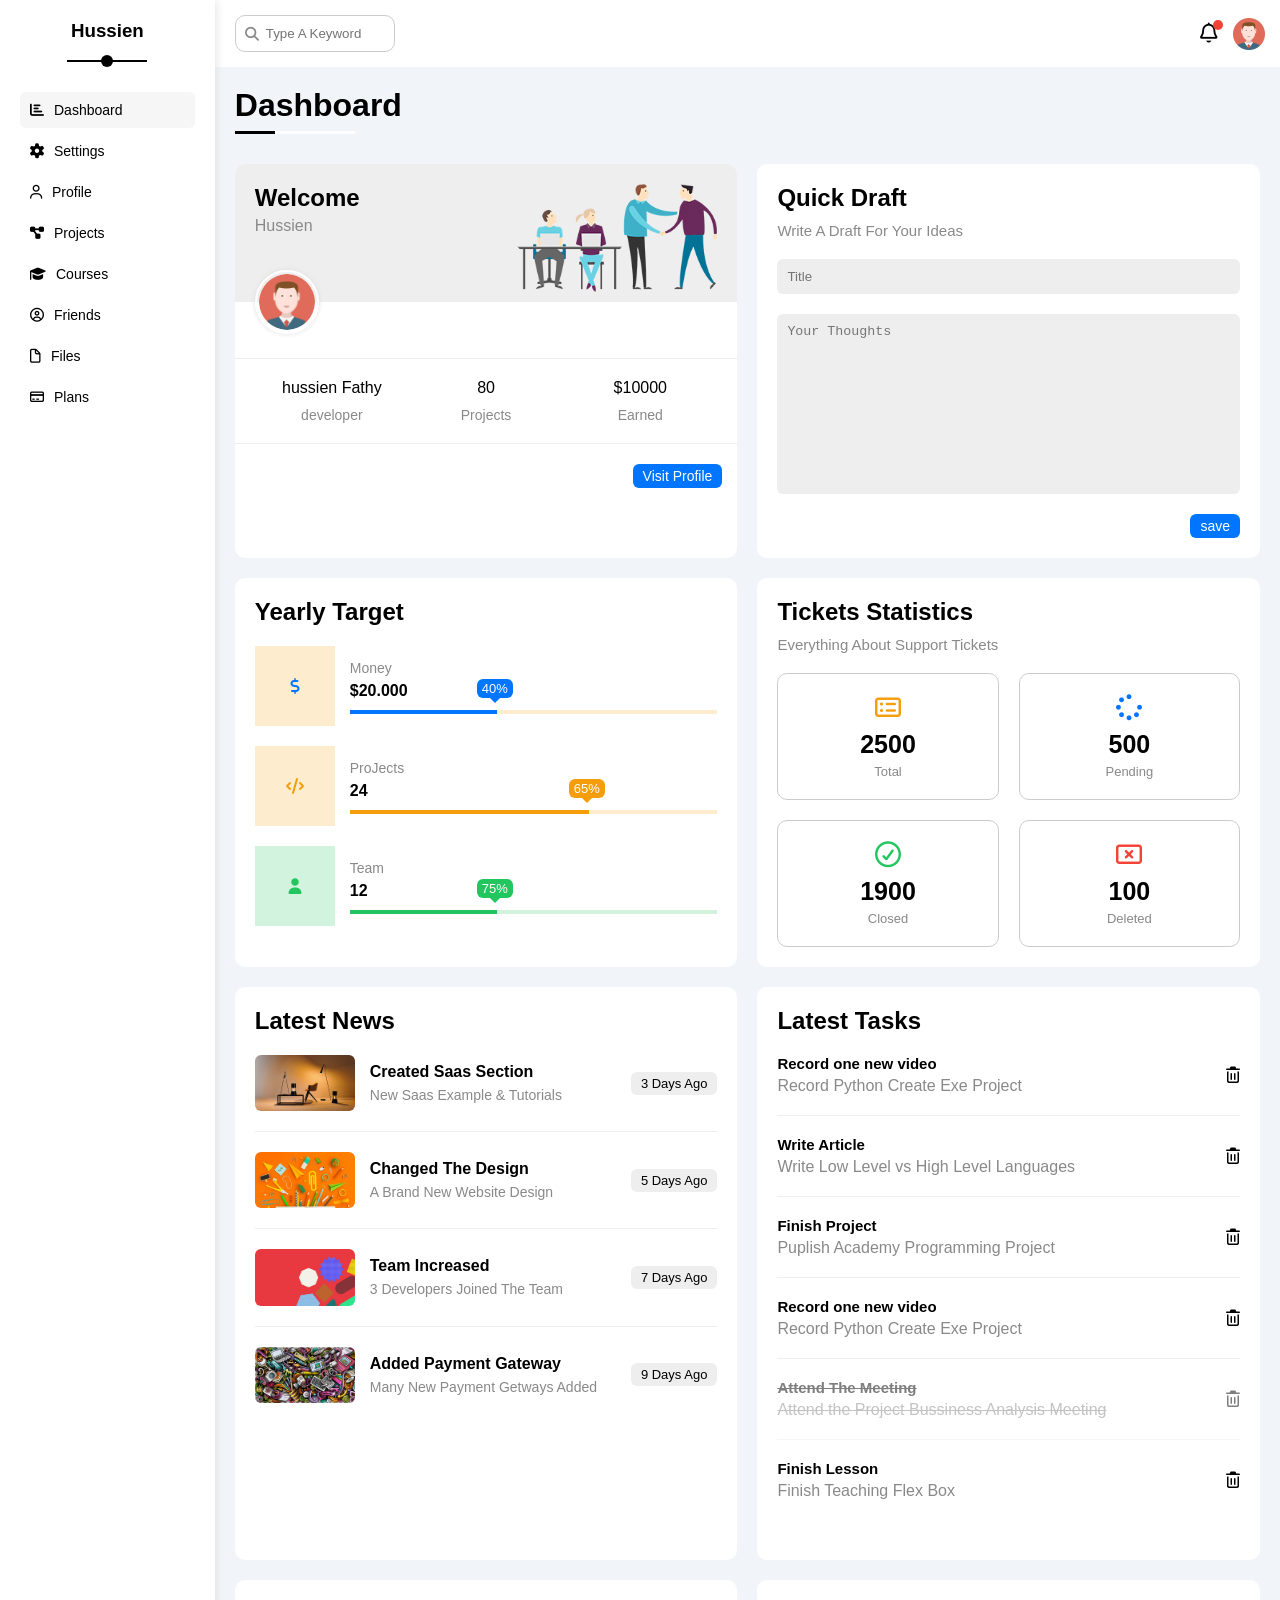
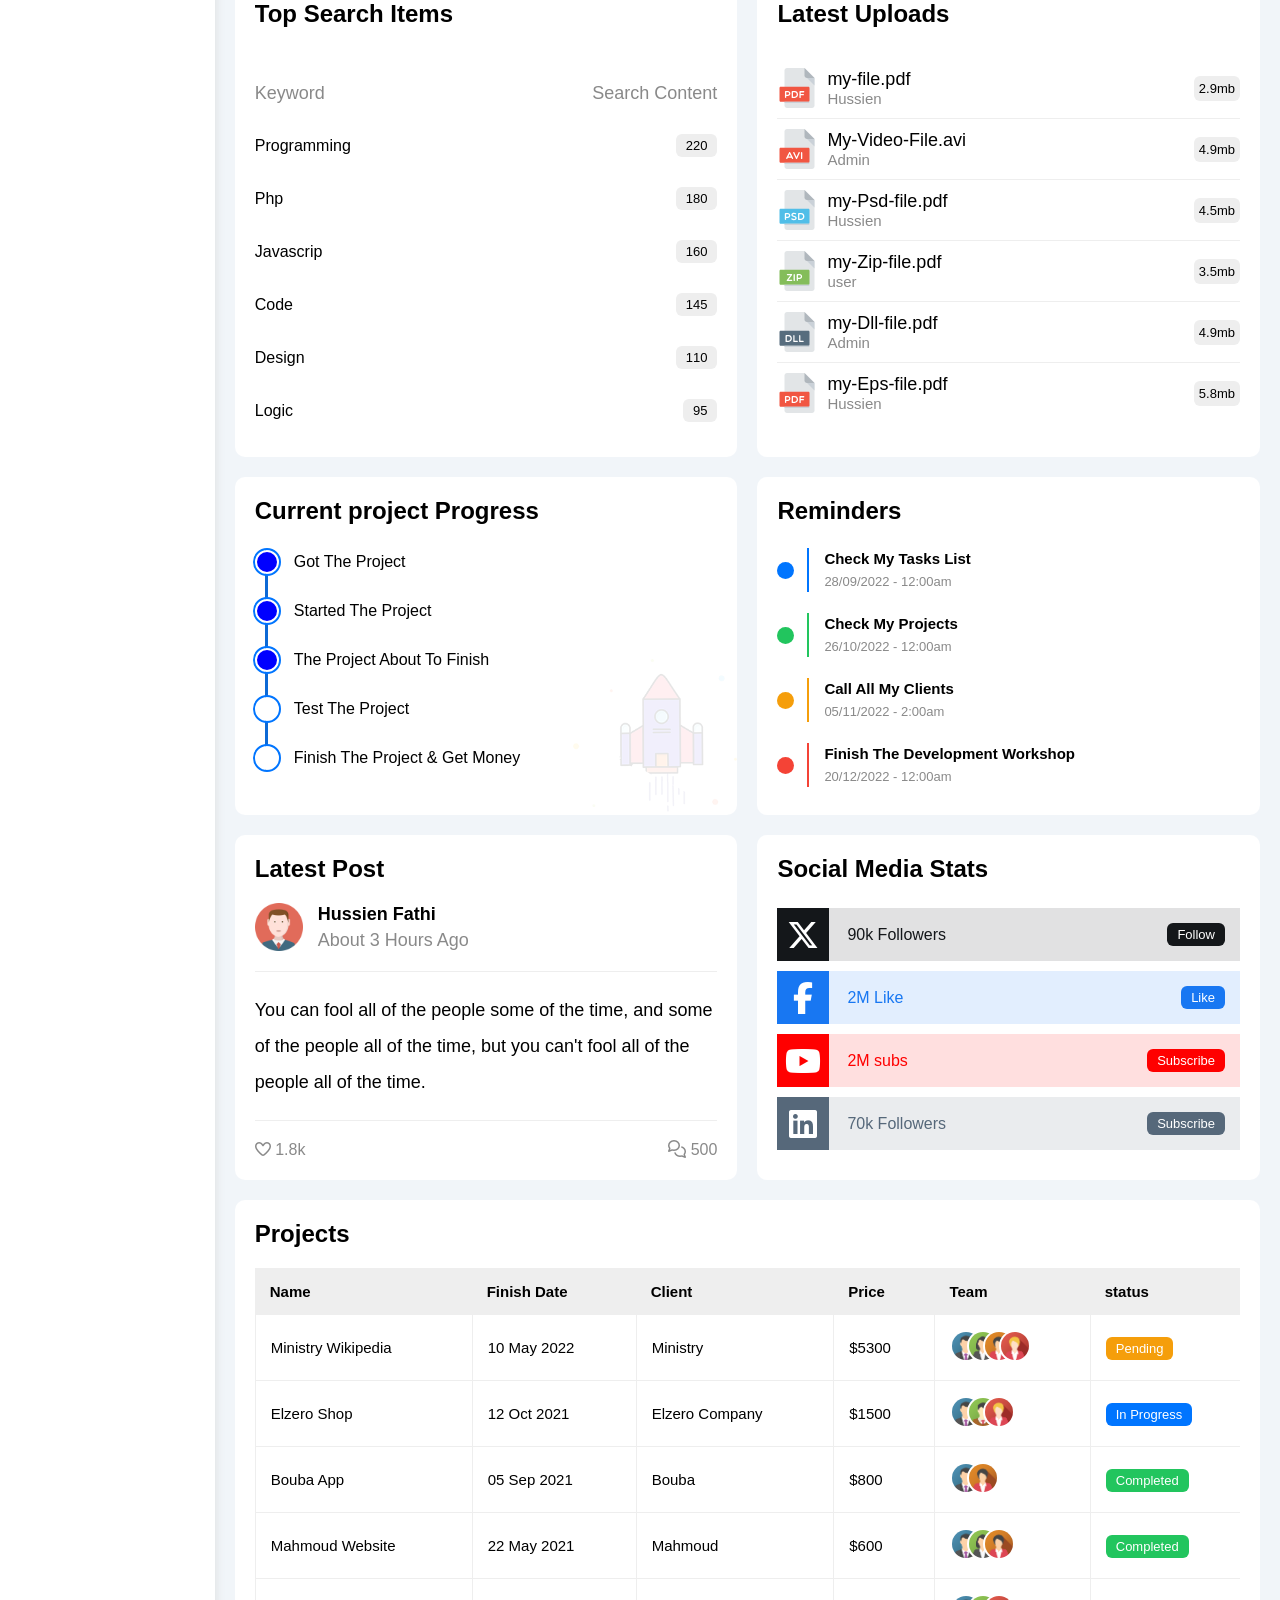
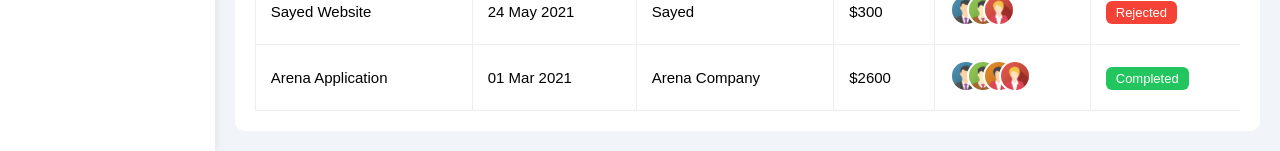
<file: index.html>
<!DOCTYPE html>
<html lang="en">

<head>
    <meta charset="UTF-8">
    <meta name="viewport" content="width=device-width, initial-scale=1.0">
    <!-- font aweasome library -->
    <link rel="stylesheet" href="css/all.min.css">
    <!-- my framework css file -->
    <link rel="stylesheet" href="css/framework.css">
    <!-- Main template css file -->
    <link rel="stylesheet" href="css/master.css">
    <!-- google Fonts -->
    <link rel="stylesheet" href="WorkSans-Italic-VariableFont_wght.ttf">
    <link rel="stylesheet" href="WorkSans-VariableFont_wght.ttf">
    <title>Dah Board</title>
</head>

<body>
    <div class="page d-flex">
        <div class="sidebar bg-white p-20 p-relative">
            <h3 class="p-relative txt-c mt-0">Hussien</h3>
            <ul>
                <li>
                    <a class="active d-flex align-center fs-14 c-black rad-6 p-10" href="index.html">
                        <i class="fa-solid fa-chart-bar fa-fw"></i>
                        <span>Dashboard</span>
                    </a>
                </li>
                <li>
                    <a class="d-flex align-center fs-14 c-black rad-6 p-10" href="settings.html">
                        <i class="fa-solid fa-gear fa-fw"></i>
                        <span>Settings</span>
                    </a>
                </li>
                <li>
                    <a class="d-flex align-center fs-14 c-black rad-6 p-10" href="profile.html">
                        <i class="fa-regular fa-user fa-fw"></i>
                        <span>Profile</span>
                    </a>
                </li>
                <li>
                    <a class="d-flex align-center fs-14 c-black rad-6 p-10" href="projects.html">
                        <i class="fa-solid fa-diagram-project fa-fw"></i>
                        <span>Projects</span>
                    </a>
                </li>
                <li>
                    <a class="d-flex align-center fs-14 c-black rad-6 p-10" href="courses.html">
                        <i class="fa-solid fa-graduation-cap fa-fw"></i>
                        <span>Courses</span>
                    </a>
                </li>
                <li>
                    <a class="d-flex align-center fs-14 c-black rad-6 p-10" href="friends.html">
                        <i class="fa-regular fa-circle-user fa-fw"></i>
                        <span>Friends</span>
                    </a>
                </li>
                <li>
                    <a class="d-flex align-center fs-14 c-black rad-6 p-10" href="files.html">
                        <i class="fa-regular fa-file fa-fw"></i>
                        <span>Files</span>
                    </a>
                </li>
                <li>
                    <a class="d-flex align-center fs-14 c-black rad-6 p-10" href="plans.html">
                        <i class="fa-regular fa-credit-card fa-fw"></i>
                        <span>Plans</span>
                    </a>
                </li>
            </ul>
        </div>
        <div class="content w-full">
            <!-- Start head -->
            <div class="head bg-white p-15 between-flex">
                <div class="search p-relative">
                    <input class="p-10" type="search" placeholder="Type A Keyword">
                </div>
                <div class="icons d-flex align-center">
                    <span class="notification p-relative">
                        <i class="fa-regular fa-bell fa-lg"></i>
                    </span>
                    <img src="img/avatar.png" alt="">
                </div>
            </div>
            <!-- End Head -->
            <h1 class="p-relative">Dashboard</h1>
            <div class="wrapper d-grid gap-20">
                <!-- Start Welcome Widget -->
                <div class="welcome bg-white rad-10 txt-c-mobile block-mobile">
                    <div class="intro p-20 d-flex space-between bg-eee">
                        <div>
                            <h2 class="m-0">Welcome</h2>
                            <p class="c-grey mt-5">Hussien</p>
                        </div>
                        <img class="hide-mobile" src="img/welcome.png" alt="">
                    </div>
                    <img src="img/avatar.png" alt="" class="avatar">
                    <div class="body txt-c d-flex p-20 mt-20 mb-20 block-mobile">
                        <div>hussien Fathy<span class="d-block c-grey fs-14 mt-10">developer</span></div>
                        <div>80 <span class="d-block c-grey fs-14 mt-10">Projects</span></div>
                        <div>$10000 <span class="d-block c-grey fs-14 mt-10">Earned</span></div>
                    </div>
                    <a href="profile.html" class="visit d-block fs-14 bg-blue c-white w-fit btn-shape">Visit Profile</a>
                </div>
                <!-- End Welcome Widget -->
                <!-- Start Quick Draft Widget -->
                <div class="quick-draft p-20 bg-white rad-10">
                    <h2 class="mt-0 mb-10">
                        Quick Draft
                    </h2>
                    <p class="mt-0 mb-20 c-grey fs-15">Write A Draft For Your Ideas</p>
                    <form action="">
                        <input class="d-block mb-20 w-full p-10 b-none bg-eee rad-6" type="text" placeholder="Title">
                        <textarea class="d-block mb-20 w-full p-10 b-none bg-eee rad-6"
                            placeholder="Your Thoughts"></textarea>
                        <input class="save d-block bg-blue fs-14 c-white b-none w-fit btn-shape" type="submit"
                            value="save">
                    </form>
                </div>
                <!-- End Quick Draft Widget-->
                <!-- Start Targets -->
                <div class="targets p-20 bg-white rad-10">
                    <h2 class="mt-0 mb-10">Yearly Target</h2>
                    <p class="mt-0 mb-20 c-grey fs-15"></p>
                    <div class="target-row mb-20 orange center-flex">
                        <div class="icon center-flex">
                            <i class="fa-solid fa-dollar-sign c-blue"></i>
                        </div>
                        <div class="details">
                            <span class="fs-14 c-grey">Money</span>
                            <span class="d-block mt-5 mb-10 fw-bold">$20.000</span>
                            <div class="progress p-relative">
                                <span class="bg-blue blue" style="width: 40%;">
                                    <span class="bg-blue">40%</span>
                                </span>
                            </div>
                        </div>
                    </div>
                    <div class="target-row mb-20 orange center-flex">
                        <div class="icon center-flex">
                            <i class="fa-solid fa-code c-orange"></i>
                        </div>
                        <div class="details">
                            <span class="fs-14 c-grey">ProJects</span>
                            <span class="d-block mt-5 mb-10 fw-bold">24</span>
                            <div class="progress p-relative">
                                <span class="bg-orange orange" style="width: 65%;">
                                    <span class="bg-orange">65%</span>
                                </span>
                            </div>
                        </div>
                    </div>
                    <div class="target-row mb-20 center-flex green">
                        <div class="icon center-flex">
                            <i class="fa-solid fa-user c-green"></i>
                        </div>
                        <div class="details">
                            <span class="fs-14 c-grey">Team</span>
                            <span class="d-block mt-5 mb-10 fw-bold">12</span>
                            <div class="progress p-relative">
                                <span class="bg-green green" style="width: 40%;">
                                    <span class="bg-green">75%</span>
                                </span>
                            </div>
                        </div>
                    </div>
                </div>
                <!-- End Targets -->
                <!-- Start Ticket Widget -->
                <div class="tickets p-20 bg-white rad-10">
                    <h2 class="mt-0 mb-10">Tickets Statistics</h2>
                    <p class="mt-0 mb-20 c-grey fs-15">Everything About Support Tickets</p>
                    <div class="d-flex txt-c gap-20 f-wrap">
                        <div class="box p-20 rad-10 fs-13 c-grey">
                            <i class="fa-regular fa-rectangle-list fa-2x c-orange mb-10"></i>
                            <span class="d-block c-black fw-bold fs-25 mb-5">2500</span>
                            Total
                        </div>
                        <div class="box p-20 rad-10 fs-13 c-grey">
                            <i class="fa-solid fa-spinner fa-2x c-blue mb-10"></i>
                            <span class="d-block c-black fw-bold fs-25 mb-5">500</span>
                            Pending
                        </div>
                        <div class="box p-20 rad-10 fs-13 c-grey">
                            <i class="fa-regular fa-circle-check fa-2x c-green mb-10"></i>
                            <span class="d-block c-black fw-bold fs-25 mb-5">1900</span>
                            Closed
                        </div>
                        <div class="box p-20 rad-10 fs-13 c-grey">
                            <i class="fa-regular fa-rectangle-xmark fa-2x c-red mb-10"></i>
                            <span class="d-block c-black fw-bold fs-25 mb-5">100</span>
                            Deleted
                        </div>
                    </div>
                </div>
                <!-- End Ticket Widget -->
                <!-- Start Lates news -->
                <div class="latest-news p-20 bg-white rad-10 txt-c-mobile">
                    <h2 class="mt-0 mb-20">Latest News</h2>
                    <div class="news-row d-flex align-center">
                        <img src="img/news-01.png" alt="">
                        <div class="info">
                            <h3>Created Saas Section</h3>
                            <p class="m-0 fs-14 c-grey">New Saas Example & Tutorials</p>
                        </div>
                        <div class="btn-shape bg-eee fs-13 label">3 Days Ago</div>
                    </div>
                    <div class="news-row d-flex align-center">
                        <img src="img/news-02.png" alt="">
                        <div class="info">
                            <h3>Changed The Design</h3>
                            <p class="m-0 fs-14 c-grey">A Brand New Website Design</p>
                        </div>
                        <div class="btn-shape bg-eee fs-13 label">5 Days Ago</div>
                    </div>
                    <div class="news-row d-flex align-center">
                        <img src="img/news-03.png" alt="">
                        <div class="info">
                            <h3>Team Increased</h3>
                            <p class="m-0 fs-14 c-grey">3 Developers Joined The Team</p>
                        </div>
                        <div class="btn-shape bg-eee fs-13 label">7 Days Ago</div>
                    </div>
                    <div class="news-row d-flex align-center">
                        <img src="img/news-04.png" alt="">
                        <div class="info">
                            <h3>Added Payment Gateway</h3>
                            <p class="m-0 fs-14 c-grey">Many New Payment Getways Added</p>
                        </div>
                        <div class="btn-shape bg-eee fs-13 label">9 Days Ago</div>
                    </div>
                </div>
                <!-- End Lates news -->
                <!-- Start Tasks -->
                <div class="tasks p-20 bg-white rad-10">
                    <h2 class="mt-0 mb-20">Latest Tasks</h2>
                    <div class="task-row between-flex pb-20 mb-20 cb-border">
                        <div class="info">
                            <h3 class="mt-0 mb-5 fs-15">Record one new video</h3>
                            <p class="m-0 c-grey ">Record Python Create Exe Project</p>
                        </div>
                        <i class="fa-regular fa-trash-can delete"></i>
                    </div>
                    <div class="task-row between-flex pb-20 mb-20 cb-border">
                        <div class="info">
                            <h3 class="mt-0 mb-5 fs-15">Write Article</h3>
                            <p class="m-0 c-grey ">Write Low Level vs High Level Languages</p>
                        </div>
                        <i class="fa-regular fa-trash-can delete"></i>
                    </div>
                    <div class="task-row between-flex pb-20 mb-20 cb-border">
                        <div class="info">
                            <h3 class="mt-0 mb-5 fs-15">Finish Project</h3>
                            <p class="m-0 c-grey ">Puplish Academy Programming Project</p>
                        </div>
                        <i class="fa-regular fa-trash-can delete"></i>
                    </div>
                    <div class="task-row between-flex pb-20 mb-20 cb-border">
                        <div class="info">
                            <h3 class="mt-0 mb-5 fs-15">Record one new video</h3>
                            <p class="m-0 c-grey ">Record Python Create Exe Project</p>
                        </div>
                        <i class="fa-regular fa-trash-can delete"></i>
                    </div>
                    <div class="task-row between-flex pb-20 mb-20 cb-border done">
                        <div class="info">
                            <h3 class="mt-0 mb-5 fs-15">Attend The Meeting</h3>
                            <p class="m-0 c-grey ">Attend the Project Bussiness Analysis Meeting</p>
                        </div>
                        <i class="fa-regular fa-trash-can delete"></i>
                    </div>
                    <div class="task-row between-flex pb-20 mb-20 ">
                        <div class="info">
                            <h3 class="mt-0 mb-5 fs-15">Finish Lesson</h3>
                            <p class="m-0 c-grey ">Finish Teaching Flex Box</p>
                        </div>
                        <i class="fa-regular fa-trash-can delete"></i>
                    </div>
                </div>
                <!-- End Tasks -->
                <!-- Start Top Search Word Widget-->
                <div class="search-items p-20 bg-white rad-10">
                    <h2 class="mt-0 mb-20 pb-20 ">Top Search Items</h2>
                    <div class="items-head between-flex c-grey pt-15 pb-15 fs-18">
                        <span>Keyword</span>
                        <span>Search Content</span>
                    </div>
                    <div class="items between-flex pt-15 pb-15 ">
                        <span>Programming</span>
                        <span class="bg-eee btn-shape fs-13">220</span>
                    </div>
                    <div class="items between-flex pt-15 pb-15  ">
                        <span>Php</span>
                        <span class="bg-eee btn-shape fs-13">180</span>
                    </div>
                    <div class="items between-flex pt-15 pb-15  ">
                        <span>Javascrip</span>
                        <span class="bg-eee btn-shape fs-13">160</span>
                    </div>
                    <div class="items between-flex pt-15 pb-15  ">
                        <span>Code</span>
                        <span class="bg-eee btn-shape fs-13">145</span>
                    </div>
                    <div class="items between-flex pt-15 pb-15 ">
                        <span>Design</span>
                        <span class="bg-eee btn-shape fs-13">110</span>
                    </div>
                    <div class="items between-flex pt-15 pb-15 ">
                        <span>Logic</span>
                        <span class="bg-eee btn-shape fs-13">95</span>
                    </div>
                </div>
                <!-- End Top Search Word Widget-->
                <!-- Start Latest Upload -->
                <div class="latest-uploads p-20 bg-white rad-10">
                    <h2 class="mt-0 mb-20 pb-20">Latest Uploads</h2>
                    <ul class="m-0">
                        <li class="between-flex cb-border pb-10 mb-10">
                            <div class="d-flex align-center">
                                <img src="img/pdf.svg" alt="" class="mr-10">
                                <div>
                                    <span class="d-block fs-18">my-file.pdf</span>
                                    <span class="c-grey fs-15">Hussien</span>
                                </div>
                            </div>
                            <div class="ptn-shape bg-eee fs-13 p-5 rad-6">2.9mb</div>
                        </li>
                        <li class="between-flex cb-border pb-10 mb-10">
                            <div class="d-flex align-center">
                                <img src="img/avi.svg" alt="" class="mr-10">
                                <div>
                                    <span class="d-block fs-18">My-Video-File.avi</span>
                                    <span class="c-grey fs-15">Admin</span>
                                </div>
                            </div>
                            <div class="ptn-shape bg-eee fs-13 p-5 rad-6">4.9mb</div>
                        </li>
                        <li class="between-flex cb-border pb-10 mb-10">
                            <div class="d-flex align-center">
                                <img src="img/psd.svg" alt="" class="mr-10">
                                <div>
                                    <span class="d-block fs-18">my-Psd-file.pdf</span>
                                    <span class="c-grey fs-15">Hussien</span>
                                </div>
                            </div>
                            <div class="ptn-shape bg-eee fs-13 p-5 rad-6">4.5mb</div>
                        </li>
                        <li class="between-flex cb-border pb-10 mb-10">
                            <div class="d-flex align-center">
                                <img src="img/zip.svg" alt="" class="mr-10">
                                <div>
                                    <span class="d-block fs-18">my-Zip-file.pdf</span>
                                    <span class="c-grey fs-15">user</span>
                                </div>
                            </div>
                            <div class="ptn-shape bg-eee fs-13 p-5 rad-6">3.5mb</div>
                        </li>
                        <li class="between-flex cb-border pb-10 mb-10">
                            <div class="d-flex align-center">
                                <img src="img/dll.svg" alt="" class="mr-10">
                                <div>
                                    <span class="d-block fs-18">my-Dll-file.pdf</span>
                                    <span class="c-grey fs-15">Admin</span>
                                </div>
                            </div>
                            <div class="ptn-shape bg-eee fs-13 p-5 rad-6">4.9mb</div>
                        </li>
                        <li class="between-flex pb-10 mb-10">
                            <div class="d-flex align-center">
                                <img src="img/pdf.svg" alt="" class="mr-10">
                                <div>
                                    <span class="d-block fs-18">my-Eps-file.pdf</span>
                                    <span class="c-grey fs-15">Hussien</span>
                                </div>
                            </div>
                            <div class="ptn-shape bg-eee fs-13 p-5 rad-6">5.8mb</div>
                        </li>
                    </ul>
                </div>
                <!-- End Latest Upload -->
                <!-- Start Last Project Progress -->
                <div class="last-project p-20 bg-white rad-10 p-relative">
                    <h2 class="mt-0 mb-20">Current project Progress</h2>
                    <ul class="m-0 p-relative">
                        <li class="mt-25 d-flex align-center done">
                            Got The Project
                        </li>
                        <li class="mt-25 d-flex align-center done">
                            Started The Project
                        </li>
                        <li class="mt-25 d-flex align-center done">
                            The Project About To Finish
                        </li>
                        <li class="mt-25 d-flex align-center current">
                            Test The Project
                        </li>
                        <li class="mt-25 d-flex align-center ">
                            Finish The Project & Get Money
                        </li>
                    </ul>
                    <img src="img/project.png" alt="" class="hide-mobile">
                </div>
                <!-- End Last Project Progress -->
                <!-- Start Reminder -->
                <div class="remindar p-20 bg-white rad-10 ">
                    <h2 class="mt-0 mb-20">Reminders</h2>
                    <ul class="m-0 ">
                        <li class="mt-25 d-flex align-center blue mb-10 p-relative">
                            <div>
                                <span class="fw-bold fs-15 mb-5 d-block">Check My Tasks List</span>
                                <span class="fs-13 c-grey ">28/09/2022 - 12:00am</span>
                            </div>
                        </li>
                        <li class="mt-25 d-flex align-center green mb-10 p-relative">
                            <div>
                                <span class="fw-bold fs-15 mb-5 d-block">Check My Projects</span>
                                <span class="fs-13 c-grey ">26/10/2022 - 12:00am</span>
                            </div>
                        </li>
                        <li class="mt-25 d-flex align-center orange mb-10 p-relative">
                            <div>
                                <span class="fw-bold fs-15 mb-5 d-block">Call All My Clients</span>
                                <span class="fs-13 c-grey ">05/11/2022 - 2:00am</span>
                            </div>
                        </li>
                        <li class="mt-25 d-flex align-center red mb-10 p-relative">
                            <div>
                                <span class="fw-bold fs-15 mb-5 d-block">Finish The Development Workshop</span>
                                <span class="fs-13 c-grey ">20/12/2022 - 12:00am</span>
                            </div>
                        </li>

                    </ul>
                </div>
                <!-- End Reminder -->
                <!-- Start Latest Post -->
                <div class="latest-post  p-20 bg-white rad-10">
                    <h2 class="mt-0 mb-20">Latest Post</h2>
                    <div class="head d-flex align-center cb-border pb-20 mb-20">
                        <img src="img/avatar.png" alt="">
                        <div class="info d-block">
                            <span class="fs-18 fw-bold mb-5 d-block ">Hussien Fathi</span>
                            <span class="fs-18 c-grey ">About 3 Hours Ago</span>
                        </div>
                    </div>
                    <p class="cb-border pb-20 mb-20 lineh-2 txt-c-mobile fs-18">
                        You can fool all of the people some of the time, and some of the people all of the time, but you
                        can't fool all of the people all of the time.
                    </p>
                    <div class="tail between-flex c-grey ">
                        <div>
                            <i class="fa-regular fa-heart"></i>
                            <span>1.8k</span>
                        </div>
                        <div>
                            <i class="fa-regular fa-comments"></i>
                            <span>500</span>
                        </div>
                    </div>
                </div>
                <!-- End Latest Post -->
                <!-- Start Social Media -->
                <div class="social-media p-20 bg-white rad-10 p-relative">
                    <h2 class="mt-0 mb-25">Social Media Stats</h2>
                    <div class="box x  p-15 p-relative mb-10 between-flex">
                        <i class="fa-brands fa-x-twitter fa-2x c-white h-full center-flex"></i>
                        <span>90k Followers</span>
                        <a href="#" class="btn-shape c-white fs-13">Follow</a>
                    </div>
                    <div class="box facebook  p-15 p-relative mb-10 between-flex">
                        <i class="fa-brands fa-facebook-f fa-2x c-white h-full center-flex"></i>
                        <span>2M Like</span>
                        <a href="#" class="btn-shape c-white fs-13">Like</a>
                    </div>
                    <div class="box youtube  p-15 p-relative mb-10 between-flex">
                        <i class="fa-brands fa-youtube fa-2x c-white h-full center-flex"></i>
                        <span>2M subs</span>
                        <a href="#" class="btn-shape c-white fs-13">Subscribe</a>
                    </div>
                    <div class="box linkedin  p-15 p-relative mb-10 between-flex">
                        <i class="fa-brands fa-linkedin fa-2x c-white h-full center-flex"></i>
                        <span>70k Followers</span>
                        <a href="#" class="btn-shape c-white fs-13">Subscribe</a>
                    </div>
                </div>
                <!-- End Social Media -->
            </div>
            <!-- Start Table Projects -->
            <div class="projects p-20 bg-white rad-10 m-20">
                <h2 class="mb-20 mt-0">Projects</h2>
                <div class="responsive-table">
                    <table class="fs-15 w-full">
                        <thead>
                            <tr>
                                <td>Name</td>
                                <td>Finish Date</td>
                                <td>Client</td>
                                <td>Price</td>
                                <td>Team</td>
                                <td>status</td>
                            </tr>
                        </thead>
                        <tbody>
                            <tr>
                                <td>Ministry Wikipedia</td>
                                <td>10 May 2022</td>
                                <td>Ministry</td>
                                <td>$5300</td>
                                <td>
                                    <img src="img/team-01.png" alt="">
                                    <img src="img/team-02.png" alt="">
                                    <img src="img/team-04.png" alt="">
                                    <img src="img/team-05.png" alt="">
                                </td>
                                <td>
                                    <span class="fs-13 c-white btn-shape bg-orange">Pending</span>
                                </td>
                            </tr>
                        </tbody>
                        <tbody>
                            <tr>
                                <td>Elzero Shop</td>
                                <td>12 Oct 2021</td>
                                <td>Elzero Company</td>
                                <td>$1500</td>
                                <td>
                                    <img src="img/team-01.png" alt="">
                                    <img src="img/team-03.png" alt="">
                                    <img src="img/team-05.png" alt="">
                                </td>
                                <td>
                                    <span class="fs-13 c-white btn-shape bg-blue">In Progress</span>
                                </td>
                            </tr>
                        </tbody>
                        <tbody>
                            <tr>
                                <td>Bouba App</td>
                                <td>05 Sep 2021</td>
                                <td>Bouba</td>
                                <td>$800</td>
                                <td>
                                    <img src="img/team-01.png" alt="">
                                    <img src="img/team-04.png" alt="">
                                </td>
                                <td>
                                    <span class="fs-13 c-white btn-shape bg-green">Completed</span>
                                </td>
                            </tr>
                        </tbody>
                        <tbody>
                            <tr>
                                <td>Mahmoud Website</td>
                                <td>22 May 2021</td>
                                <td>Mahmoud</td>
                                <td>$600</td>
                                <td>
                                    <img src="img/team-01.png" alt="">
                                    <img src="img/team-02.png" alt="">
                                    <img src="img/team-04.png" alt="">
                                </td>
                                <td>
                                    <span class="fs-13 c-white btn-shape bg-green">Completed</span>
                                </td>
                            </tr>
                        </tbody>
                        <tbody>
                            <tr>
                                <td>Sayed Website</td>
                                <td>24 May 2021</td>
                                <td>Sayed</td>
                                <td>$300</td>
                                <td>
                                    <img src="img/team-01.png" alt="">
                                    <img src="img/team-03.png" alt="">
                                    <img src="img/team-05.png" alt="">
                                </td>
                                <td>
                                    <span class="fs-13 c-white btn-shape bg-red">Rejected</span>
                                </td>
                            </tr>
                        </tbody>
                        <tbody>
                            <tr>
                                <td>Arena Application</td>
                                <td>01 Mar 2021</td>
                                <td>Arena Company</td>
                                <td>$2600</td>
                                <td>
                                    <img src="img/team-01.png" alt="">
                                    <img src="img/team-03.png" alt="">
                                    <img src="img/team-04.png" alt="">
                                    <img src="img/team-05.png" alt="">
                                </td>
                                <td>
                                    <span class="fs-13 c-white btn-shape bg-green">Completed</span>
                                </td>
                            </tr>
                        </tbody>
                    </table>

                </div>
            </div>
            <!-- End Table Projects -->
        </div>
    </div>


</body>
</file>
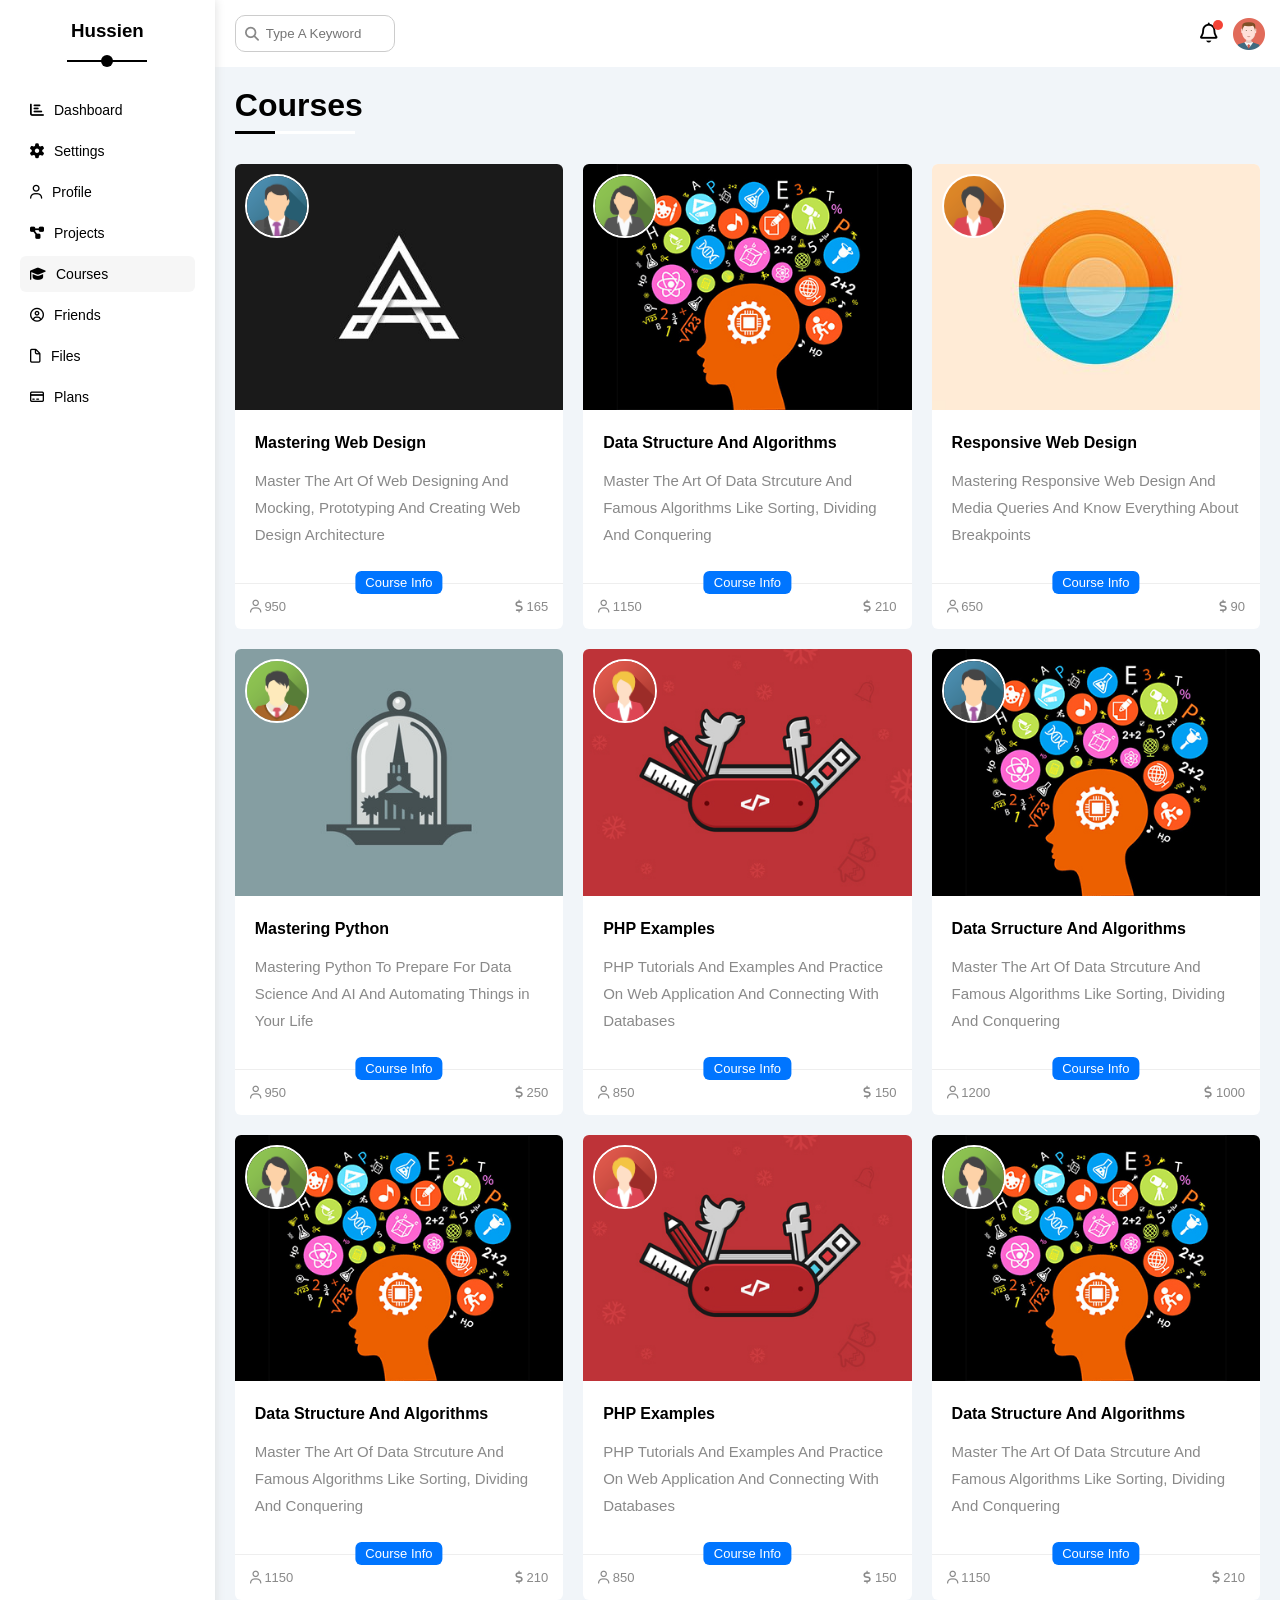
<file: courses.html>
<!DOCTYPE html>
<html lang="en">

<head>
    <meta charset="UTF-8">
    <meta name="viewport" content="width=device-width, initial-scale=1.0">
    <!-- font aweasome library -->
    <link rel="stylesheet" href="css/all.min.css">
    <!-- my framework css file -->
    <link rel="stylesheet" href="css/framework.css">
    <!-- Main template css file -->
    <link rel="stylesheet" href="css/master.css">
    <!-- google Fonts -->
    <link rel="stylesheet" href="WorkSans-Italic-VariableFont_wght.ttf">
    <link rel="stylesheet" href="WorkSans-VariableFont_wght.ttf">
    <title>Courses</title>
</head>

<body>
    <div class="page d-flex">
        <div class="sidebar bg-white p-20 p-relative">
            <h3 class="p-relative txt-c mt-0">Hussien</h3>
            <ul>
                <li>
                    <a class=" d-flex align-center fs-14 c-black rad-6 p-10" href="index.html">
                        <i class="fa-solid fa-chart-bar fa-fw"></i>
                        <span>Dashboard</span>
                    </a>
                </li>
                <li>
                    <a class="d-flex align-center fs-14 c-black rad-6 p-10" href="settings.html">
                        <i class="fa-solid fa-gear fa-fw"></i>
                        <span>Settings</span>
                    </a>
                </li>
                <li>
                    <a class=" d-flex align-center fs-14 c-black rad-6 p-10" href="profile.html">
                        <i class="fa-regular fa-user fa-fw"></i>
                        <span>Profile</span>
                    </a>
                </li>
                <li>
                    <a class=" d-flex align-center fs-14 c-black rad-6 p-10" href="projects.html">
                        <i class="fa-solid fa-diagram-project fa-fw"></i>
                        <span>Projects</span>
                    </a>
                </li>
                <li>
                    <a class="active d-flex align-center fs-14 c-black rad-6 p-10" href="courses.html">
                        <i class="fa-solid fa-graduation-cap fa-fw"></i>
                        <span>Courses</span>
                    </a>
                </li>
                <li>
                    <a class="d-flex align-center fs-14 c-black rad-6 p-10" href="friends.html">
                        <i class="fa-regular fa-circle-user fa-fw"></i>
                        <span>Friends</span>
                    </a>
                </li>
                <li>
                    <a class="d-flex align-center fs-14 c-black rad-6 p-10" href="files.html">
                        <i class="fa-regular fa-file fa-fw"></i>
                        <span>Files</span>
                    </a>
                </li>
                <li>
                    <a class="d-flex align-center fs-14 c-black rad-6 p-10" href="plans.html">
                        <i class="fa-regular fa-credit-card fa-fw"></i>
                        <span>Plans</span>
                    </a>
                </li>
            </ul>
        </div>
        <div class="content w-full">
            <!-- Start head -->
            <div class="head bg-white p-15 between-flex">
                <div class="search p-relative">
                    <input class="p-10" type="search" placeholder="Type A Keyword">
                </div>
                <div class="icons d-flex align-center">
                    <span class="notification p-relative">
                        <i class="fa-regular fa-bell fa-lg"></i>
                    </span>
                    <img src="img/avatar.png" alt="">
                </div>
            </div>
            <!-- End Head -->
            <h1 class="p-relative">Courses</h1>
            <div class="courses-page m-20 d-grid gap-20">
                <!-- <label>
                    <input type="checkbox" class="toggle-checkbox" checked />
                    <div class="toggle-switch"></div>
                </label> -->
                <div class="course bg-white rad-6 p-relative ">
                    <img class="cover" src="img/course-01.jpg" alt="">
                    <img class="instructor" src="img/team-01.png" alt="">
                    <div class="p-20 pb-20 cb-border">
                        <h4 class="m-0">Mastering Web Design</h4>
                        <p class="description c-grey fs-14 mt-15 fs-15 ">Master The Art Of Web Designing And Mocking,
                            Prototyping And Creating Web Design Architecture</p>
                    </div>
                    <div class="info p-15 p-relative between-flex">
                        <span class="title btn-shape bg-blue c-white fs-13">Course Info</span>
                        <span class="c-grey fs-13">
                            <i class="fa-regular fa-user"></i>
                            950
                        </span>
                        <span class="c-grey fs-13">
                            <i class="fa-solid fa-dollar-sign"></i>
                            165
                        </span>

                    </div>
                </div>
                <div class="course bg-white rad-6 p-relative ">
                    <img class="cover" src="img/course-02.jpg" alt="">
                    <img class="instructor" src="img/team-02.png" alt="">
                    <div class="p-20 pb-20 cb-border">
                        <h4 class="m-0">Data Structure And Algorithms</h4>
                        <p class="description c-grey fs-14 mt-15 fs-15 ">Master The Art Of Data Strcuture And Famous
                            Algorithms Like Sorting, Dividing And Conquering

                        </p>
                    </div>
                    <div class="info p-15 p-relative between-flex">
                        <span class="title btn-shape bg-blue c-white fs-13">Course Info</span>
                        <span class="c-grey fs-13">
                            <i class="fa-regular fa-user"></i>
                            1150
                        </span>
                        <span class="c-grey fs-13">
                            <i class="fa-solid fa-dollar-sign"></i>
                            210
                        </span>

                    </div>
                </div>
                <div class="course bg-white rad-6 p-relative ">
                    <img class="cover" src="img/course-03.jpg" alt="">
                    <img class="instructor" src="img/team-04.png" alt="">
                    <div class="p-20 pb-20 cb-border">
                        <h4 class="m-0">Responsive Web Design </h4>
                        <p class="description c-grey fs-14 mt-15 fs-15 ">Mastering Responsive Web Design And Media
                            Queries And Know Everything About Breakpoints
                        </p>
                    </div>
                    <div class="info p-15 p-relative between-flex">
                        <span class="title btn-shape bg-blue c-white fs-13">Course Info</span>
                        <span class="c-grey fs-13">
                            <i class="fa-regular fa-user"></i>
                            650
                        </span>
                        <span class="c-grey fs-13">
                            <i class="fa-solid fa-dollar-sign"></i>
                            90
                        </span>

                    </div>
                </div>
                <div class="course bg-white rad-6 p-relative ">
                    <img class="cover" src="img/course-04.jpg" alt="">
                    <img class="instructor" src="img/team-03.png" alt="">
                    <div class="p-20 pb-20 cb-border">
                        <h4 class="m-0">Mastering Python </h4>
                        <p class="description c-grey fs-14 mt-15 fs-15 ">Mastering Python To Prepare For Data Science
                            And AI And Automating Things in Your Life
                        </p>
                    </div>
                    <div class="info p-15 p-relative between-flex">
                        <span class="title btn-shape bg-blue c-white fs-13">Course Info</span>
                        <span class="c-grey fs-13">
                            <i class="fa-regular fa-user"></i>
                            950
                        </span>
                        <span class="c-grey fs-13">
                            <i class="fa-solid fa-dollar-sign"></i>
                            250
                        </span>

                    </div>
                </div>
                <div class="course bg-white rad-6 p-relative ">
                    <img class="cover" src="img/course-05.jpg" alt="">
                    <img class="instructor" src="img/team-05.png" alt="">
                    <div class="p-20 pb-20 cb-border">
                        <h4 class="m-0">PHP Examples </h4>
                        <p class="description c-grey fs-14 mt-15 fs-15 ">PHP Tutorials And Examples And Practice On Web
                            Application And Connecting With Databases
                        </p>
                    </div>
                    <div class="info p-15 p-relative between-flex">
                        <span class="title btn-shape bg-blue c-white fs-13">Course Info</span>
                        <span class="c-grey fs-13">
                            <i class="fa-regular fa-user"></i>
                            850
                        </span>
                        <span class="c-grey fs-13">
                            <i class="fa-solid fa-dollar-sign"></i>
                            150
                        </span>

                    </div>
                </div>
                <div class="course bg-white rad-6 p-relative ">
                    <img class="cover" src="img/course-02.jpg" alt="">
                    <img class="instructor" src="img/team-01.png" alt="">
                    <div class="p-20 pb-20 cb-border">
                        <h4 class="m-0">Data Srructure And Algorithms </h4>
                        <p class="description c-grey fs-14 mt-15 fs-15 ">Master The Art Of Data Strcuture And Famous
                            Algorithms Like Sorting, Dividing And Conquering
                        </p>
                    </div>
                    <div class="info p-15 p-relative between-flex">
                        <span class="title btn-shape bg-blue c-white fs-13">Course Info</span>
                        <span class="c-grey fs-13">
                            <i class="fa-regular fa-user"></i>
                            1200
                        </span>
                        <span class="c-grey fs-13">
                            <i class="fa-solid fa-dollar-sign"></i>
                            1000
                        </span>

                    </div>
                </div>
                <div class="course bg-white rad-6 p-relative ">
                    <img class="cover" src="img/course-02.jpg" alt="">
                    <img class="instructor" src="img/team-02.png" alt="">
                    <div class="p-20 pb-20 cb-border">
                        <h4 class="m-0">Data Structure And Algorithms</h4>
                        <p class="description c-grey fs-14 mt-15 fs-15 ">Master The Art Of Data Strcuture And Famous
                            Algorithms Like Sorting, Dividing And Conquering

                        </p>
                    </div>
                    <div class="info p-15 p-relative between-flex">
                        <span class="title btn-shape bg-blue c-white fs-13">Course Info</span>
                        <span class="c-grey fs-13">
                            <i class="fa-regular fa-user"></i>
                            1150
                        </span>
                        <span class="c-grey fs-13">
                            <i class="fa-solid fa-dollar-sign"></i>
                            210
                        </span>

                    </div>
                </div>
                 <div class="course bg-white rad-6 p-relative ">
                    <img class="cover" src="img/course-05.jpg" alt="">
                    <img class="instructor" src="img/team-05.png" alt="">
                    <div class="p-20 pb-20 cb-border">
                        <h4 class="m-0">PHP Examples </h4>
                        <p class="description c-grey fs-14 mt-15 fs-15 ">PHP Tutorials And Examples And Practice On Web
                            Application And Connecting With Databases
                        </p>
                    </div>
                    <div class="info p-15 p-relative between-flex">
                        <span class="title btn-shape bg-blue c-white fs-13">Course Info</span>
                        <span class="c-grey fs-13">
                            <i class="fa-regular fa-user"></i>
                            850
                        </span>
                        <span class="c-grey fs-13">
                            <i class="fa-solid fa-dollar-sign"></i>
                            150
                        </span>

                    </div>
                </div>
                 <div class="course bg-white rad-6 p-relative ">
                    <img class="cover" src="img/course-02.jpg" alt="">
                    <img class="instructor" src="img/team-02.png" alt="">
                    <div class="p-20 pb-20 cb-border">
                        <h4 class="m-0">Data Structure And Algorithms</h4>
                        <p class="description c-grey fs-14 mt-15 fs-15 ">Master The Art Of Data Strcuture And Famous
                            Algorithms Like Sorting, Dividing And Conquering

                        </p>
                    </div>
                    <div class="info p-15 p-relative between-flex">
                        <span class="title btn-shape bg-blue c-white fs-13">Course Info</span>
                        <span class="c-grey fs-13">
                            <i class="fa-regular fa-user"></i>
                            1150
                        </span>
                        <span class="c-grey fs-13">
                            <i class="fa-solid fa-dollar-sign"></i>
                            210
                        </span>

                    </div>
                </div>
            </div>
        </div>
    </div>


</body>
</file>
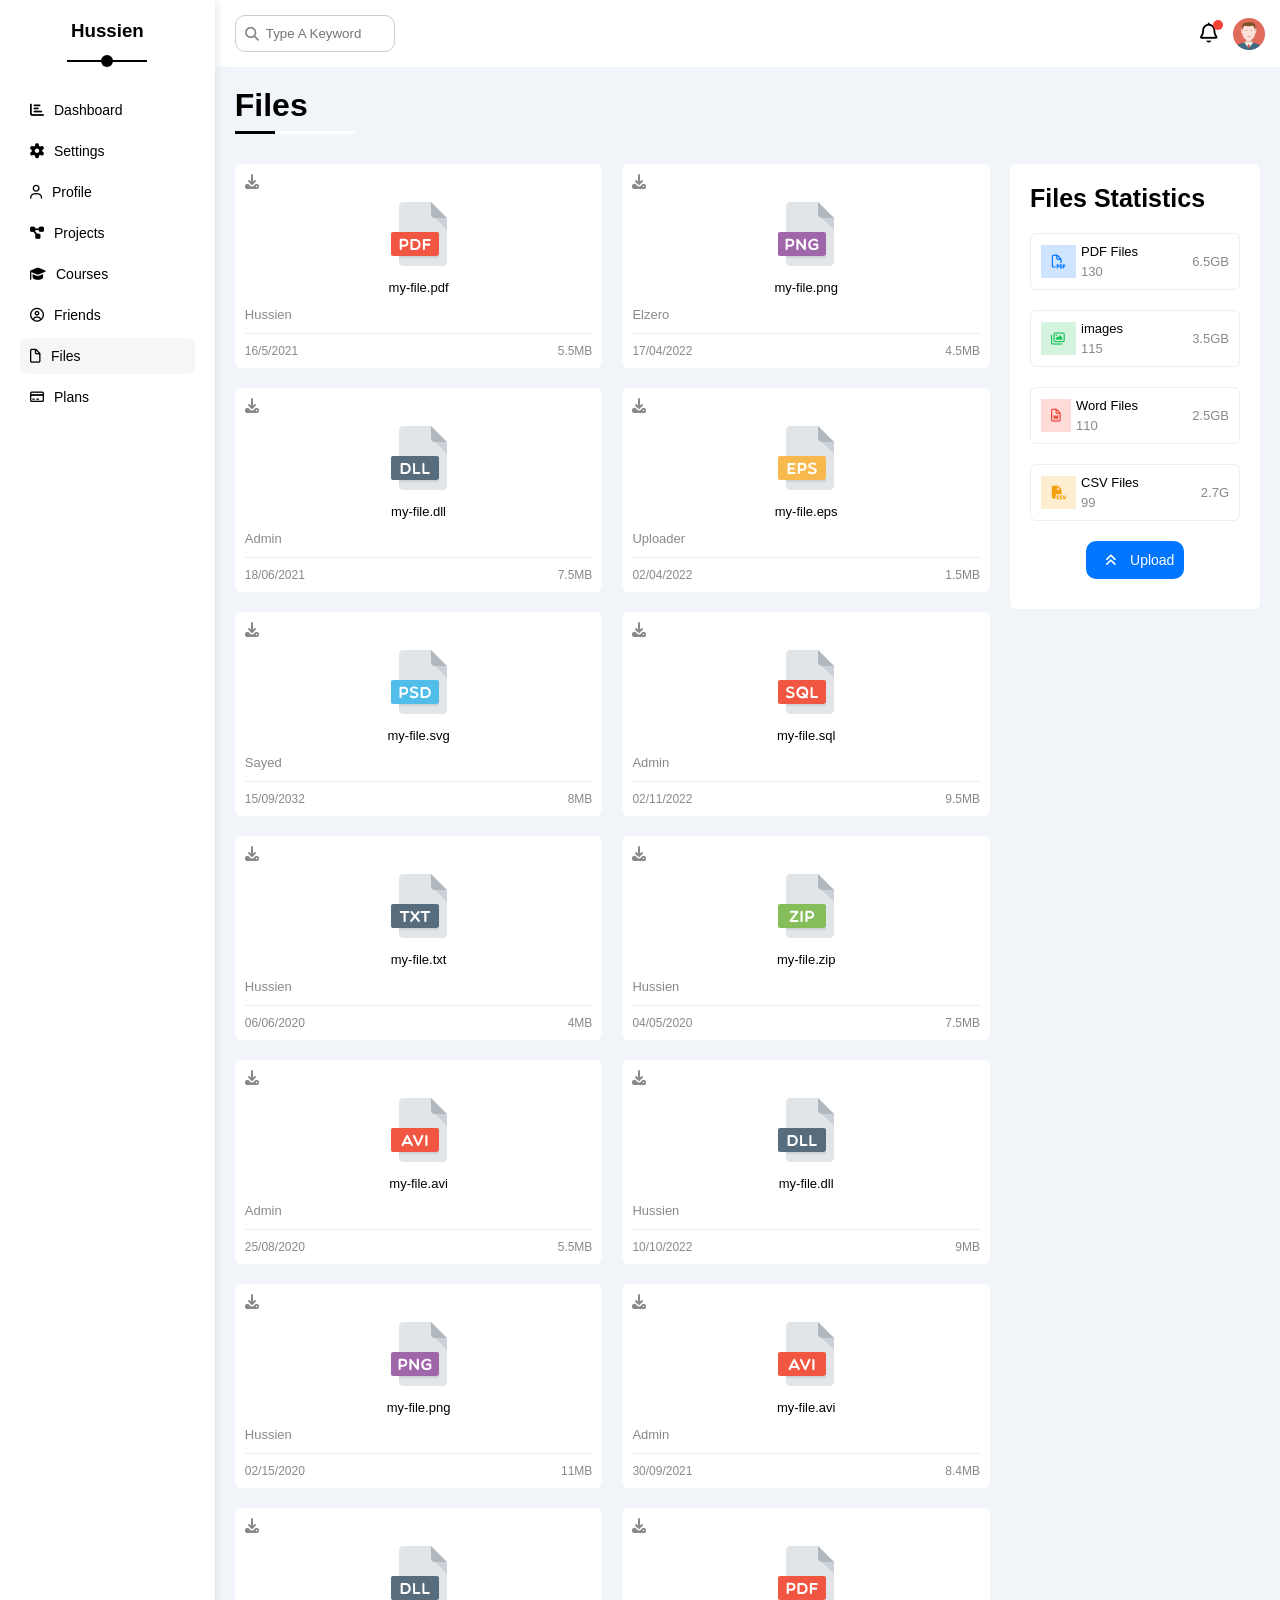
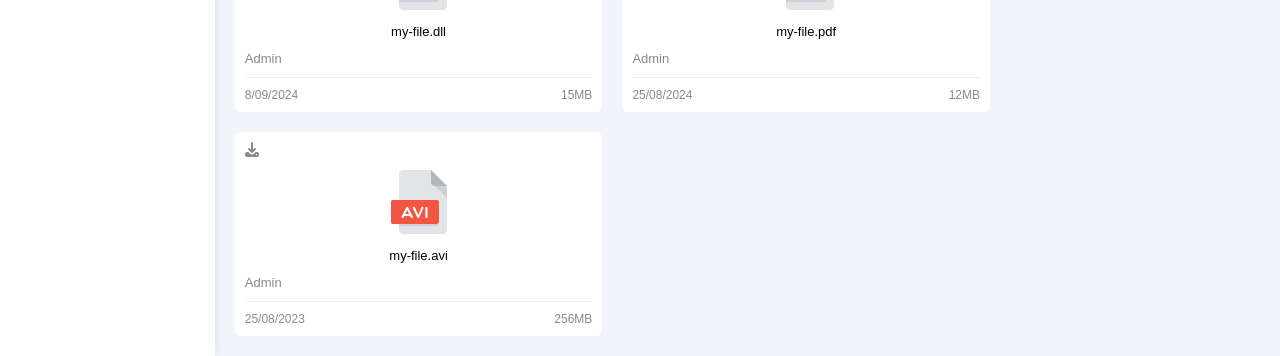
<file: files.html>
<!DOCTYPE html>
<html lang="en">

<head>
    <meta charset="UTF-8">
    <meta name="viewport" content="width=device-width, initial-scale=1.0">
    <!-- font aweasome library -->
    <link rel="stylesheet" href="css/all.min.css">
    <!-- my framework css file -->
    <link rel="stylesheet" href="css/framework.css">
    <!-- Main template css file -->
    <link rel="stylesheet" href="css/master.css">
    <!-- google Fonts -->
    <link rel="stylesheet" href="WorkSans-Italic-VariableFont_wght.ttf">
    <link rel="stylesheet" href="WorkSans-VariableFont_wght.ttf">
    <title>Files</title>
</head>

<body>
    <div class="page d-flex">
        <div class="sidebar bg-white p-20 p-relative">
            <h3 class="p-relative txt-c mt-0">Hussien</h3>
            <ul>
                <li>
                    <a class=" d-flex align-center fs-14 c-black rad-6 p-10" href="index.html">
                        <i class="fa-solid fa-chart-bar fa-fw"></i>
                        <span>Dashboard</span>
                    </a>
                </li>
                <li>
                    <a class="d-flex align-center fs-14 c-black rad-6 p-10" href="settings.html">
                        <i class="fa-solid fa-gear fa-fw"></i>
                        <span>Settings</span>
                    </a>
                </li>
                <li>
                    <a class=" d-flex align-center fs-14 c-black rad-6 p-10" href="profile.html">
                        <i class="fa-regular fa-user fa-fw"></i>
                        <span>Profile</span>
                    </a>
                </li>
                <li>
                    <a class=" d-flex align-center fs-14 c-black rad-6 p-10" href="projects.html">
                        <i class="fa-solid fa-diagram-project fa-fw"></i>
                        <span>Projects</span>
                    </a>
                </li>
                <li>
                    <a class=" d-flex align-center fs-14 c-black rad-6 p-10" href="courses.html">
                        <i class="fa-solid fa-graduation-cap fa-fw"></i>
                        <span>Courses</span>
                    </a>
                </li>
                <li>
                    <a class=" d-flex align-center fs-14 c-black rad-6 p-10" href="friends.html">
                        <i class="fa-regular fa-circle-user fa-fw"></i>
                        <span>Friends</span>
                    </a>
                </li>
                <li>
                    <a class="active d-flex align-center fs-14 c-black rad-6 p-10" href="files.html">
                        <i class="fa-regular fa-file fa-fw"></i>
                        <span>Files</span>
                    </a>
                </li>
                <li>
                    <a class="d-flex align-center fs-14 c-black rad-6 p-10" href="plans.html">
                        <i class="fa-regular fa-credit-card fa-fw"></i>
                        <span>Plans</span>
                    </a>
                </li>
            </ul>
        </div>
        <div class="content w-full">
            <!-- Start head -->
            <div class="head bg-white p-15 between-flex">
                <div class="search p-relative">
                    <input class="p-10" type="search" placeholder="Type A Keyword">
                </div>
                <div class="icons d-flex align-center">
                    <span class="notification p-relative">
                        <i class="fa-regular fa-bell fa-lg"></i>
                    </span>
                    <img src="img/avatar.png" alt="">
                </div>
            </div>
            <!-- End Head -->
            <h1 class="p-relative">Files</h1>
            <div class="files-page m-20 d-flex gap-20">
                <!-- <label>
                    <input type="checkbox" class="toggle-checkbox" checked />
                    <div class="toggle-switch"></div>
                </label> -->
                <div class="stats bg-white p-20 rad-6 align-center">
                    <h4 class="fs-25 m-0 pb-20">Files Statistics</h4>
                    <div class="stat between-flex border-eee p-10 mb-20 rad-6">
                       <div class="d-flex align-center">
                        <i class="fa-regular fa-file-pdf p-10 mr-5 c-blue blue fs-13"></i>
                        <div>
                            <span class="fs-13 mb-5 d-block">PDF Files</span>
                            <span class="c-grey fs-13 d-block">130</span>
                        </div>
                       </div>
                       <span class="c-grey fs-13" >6.5GB</span>
                    </div>
                     <div class="stat between-flex border-eee p-10 mb-20 rad-6">
                       <div class="d-flex align-center">
                        <i class="fa-regular fa-images p-10 mr-5 c-green green fs-13"></i>
                        <div>
                            <span class="fs-13 mb-5 d-block">images</span>
                            <span class="c-grey fs-13 d-block">115</span>
                        </div>
                       </div>
                       <span class="c-grey fs-13" >3.5GB</span>
                    </div>
                     <div class="stat between-flex border-eee p-10 mb-20 rad-6">
                       <div class="d-flex align-center">
                        <i class="fa-regular fa-file-word p-10 mr-5 c-red red fs-13"></i>
                        <div>
                            <span class="fs-13 mb-5 d-block">Word Files</span>
                            <span class="c-grey fs-13 d-block">110</span>
                        </div>
                       </div>
                       <span class="c-grey fs-13" >2.5GB</span>
                    </div>
                     <div class="stat between-flex border-eee p-10 mb-20 rad-6">
                       <div class="d-flex align-center">
                        <i class="fa-solid fa-file-csv p-10 mr-5 c-orange orange fs-13"></i>
                        <div>
                            <span class="fs-13 mb-5 d-block">CSV Files</span>
                            <span class="c-grey fs-13 d-block">99</span>
                        </div>
                       </div>
                       <span class="c-grey fs-13" >2.7G</span>
                    </div>
                    <a href="#" class="p-10 w-fit bg-blue c-white mt-10 rad-10 d-block up">
                        <i class="fa-solid fa-angles-up mr-10 ml-10 fs-13 c-white"></i>
                        <span class="fs-14 ">Upload</span>
                    </a>
                </div>
                <div class="files d-grid gap-20 ">
                    <div class="file p-10 rad-6 p-relative bg-white ">
                        <div class="cb-border pb-10 mb-10 ">
                            <i class="fa-solid fa-download c-grey"></i>
                            <div class="align-center txt-c">
                                <img src="img/pdf.svg" alt="" class="photo">
                                <span class="fs-13 d-block mb-10">my-file.pdf</span>
                            </div>
                            <span class="c-grey fs-13">Hussien</span>
                        </div>
                        <div class="between-flex">
                            <span class="c-grey fs-12">16/5/2021</span>
                            <span class="c-grey fs-12">5.5MB</span>
                        </div>
                    </div>
                    <div class="file p-10 rad-6 p-relative bg-white ">
                        <div class="cb-border pb-10 mb-10 ">
                            <i class="fa-solid fa-download c-grey"></i>
                            <div class="align-center txt-c">
                                <img src="img/png.svg" alt="" class="photo">
                                <span class="fs-13 d-block mb-10">my-file.png</span>
                            </div>
                            <span class="c-grey fs-13">Elzero</span>
                        </div>
                        <div class="between-flex">
                            <span class="c-grey fs-12">17/04/2022</span>
                            <span class="c-grey fs-12">4.5MB</span>
                        </div>
                    </div>
                    <div class="file p-10 rad-6 p-relative bg-white ">
                        <div class="cb-border pb-10 mb-10 ">
                            <i class="fa-solid fa-download c-grey"></i>
                            <div class="align-center txt-c">
                                <img src="img/dll.svg" alt="" class="photo">
                                <span class="fs-13 d-block mb-10">my-file.dll</span>
                            </div>
                            <span class="c-grey fs-13">Admin</span>
                        </div>
                        <div class="between-flex">
                            <span class="c-grey fs-12">18/06/2021</span>
                            <span class="c-grey fs-12">7.5MB</span>
                        </div>
                    </div>
                     <div class="file p-10 rad-6 p-relative bg-white ">
                        <div class="cb-border pb-10 mb-10 ">
                            <i class="fa-solid fa-download c-grey"></i>
                            <div class="align-center txt-c">
                                <img src="img/eps.svg" alt="" class="photo">
                                <span class="fs-13 d-block mb-10">my-file.eps</span>
                            </div>
                            <span class="c-grey fs-13">Uploader</span>
                        </div>
                        <div class="between-flex">
                            <span class="c-grey fs-12">02/04/2022</span>
                            <span class="c-grey fs-12">1.5MB</span>
                        </div>
                    </div>
                    <div class="file p-10 rad-6 p-relative bg-white ">
                        <div class="cb-border pb-10 mb-10 ">
                            <i class="fa-solid fa-download c-grey"></i>
                            <div class="align-center txt-c">
                                <img src="img/psd.svg" alt="" class="photo">
                                <span class="fs-13 d-block mb-10">my-file.svg</span>
                            </div>
                            <span class="c-grey fs-13">Sayed</span>
                        </div>
                        <div class="between-flex">
                            <span class="c-grey fs-12">15/09/2032</span>
                            <span class="c-grey fs-12">8MB</span>
                        </div>
                    </div>
                    <div class="file p-10 rad-6 p-relative bg-white ">
                        <div class="cb-border pb-10 mb-10 ">
                            <i class="fa-solid fa-download c-grey"></i>
                            <div class="align-center txt-c">
                                <img src="img/sql.svg" alt="" class="photo">
                                <span class="fs-13 d-block mb-10">my-file.sql</span>
                            </div>
                            <span class="c-grey fs-13">Admin</span>
                        </div>
                        <div class="between-flex">
                            <span class="c-grey fs-12">02/11/2022</span>
                            <span class="c-grey fs-12">9.5MB</span>
                        </div>
                    </div>
                    <div class="file p-10 rad-6 p-relative bg-white ">
                        <div class="cb-border pb-10 mb-10 ">
                            <i class="fa-solid fa-download c-grey"></i>
                            <div class="align-center txt-c">
                                <img src="img/txt.svg" alt="" class="photo">
                                <span class="fs-13 d-block mb-10">my-file.txt</span>
                            </div>
                            <span class="c-grey fs-13">Hussien</span>
                        </div>
                        <div class="between-flex">
                            <span class="c-grey fs-12">06/06/2020</span>
                            <span class="c-grey fs-12">4MB</span>
                        </div>
                    </div>
                    <div class="file p-10 rad-6 p-relative bg-white ">
                        <div class="cb-border pb-10 mb-10 ">
                            <i class="fa-solid fa-download c-grey"></i>
                            <div class="align-center txt-c">
                                <img src="img/zip.svg" alt="" class="photo">
                                <span class="fs-13 d-block mb-10">my-file.zip</span>
                            </div>
                            <span class="c-grey fs-13">Hussien</span>
                        </div>
                        <div class="between-flex">
                            <span class="c-grey fs-12">04/05/2020</span>
                            <span class="c-grey fs-12">7.5MB</span>
                        </div>
                    </div>
                    <div class="file p-10 rad-6 p-relative bg-white ">
                        <div class="cb-border pb-10 mb-10 ">
                            <i class="fa-solid fa-download c-grey"></i>
                            <div class="align-center txt-c">
                                <img src="img/avi.svg" alt="" class="photo">
                                <span class="fs-13 d-block mb-10">my-file.avi</span>
                            </div>
                            <span class="c-grey fs-13">Admin</span>
                        </div>
                        <div class="between-flex">
                            <span class="c-grey fs-12">25/08/2020</span>
                            <span class="c-grey fs-12">5.5MB</span>
                        </div>
                    </div>
                    <div class="file p-10 rad-6 p-relative bg-white ">
                        <div class="cb-border pb-10 mb-10 ">
                            <i class="fa-solid fa-download c-grey"></i>
                            <div class="align-center txt-c">
                                <img src="img/dll.svg" alt="" class="photo">
                                <span class="fs-13 d-block mb-10">my-file.dll</span>
                            </div>
                            <span class="c-grey fs-13">Hussien</span>
                        </div>
                        <div class="between-flex">
                            <span class="c-grey fs-12">10/10/2022</span>
                            <span class="c-grey fs-12">9MB</span>
                        </div>
                    </div>
                    <div class="file p-10 rad-6 p-relative bg-white ">
                        <div class="cb-border pb-10 mb-10 ">
                            <i class="fa-solid fa-download c-grey"></i>
                            <div class="align-center txt-c">
                                <img src="img/png.svg" alt="" class="photo">
                                <span class="fs-13 d-block mb-10">my-file.png</span>
                            </div>
                            <span class="c-grey fs-13">Hussien</span>
                        </div>
                        <div class="between-flex">
                            <span class="c-grey fs-12">02/15/2020</span>
                            <span class="c-grey fs-12">11MB</span>
                        </div>
                    </div>
                    <div class="file p-10 rad-6 p-relative bg-white ">
                        <div class="cb-border pb-10 mb-10 ">
                            <i class="fa-solid fa-download c-grey"></i>
                            <div class="align-center txt-c">
                                <img src="img/avi.svg" alt="" class="photo">
                                <span class="fs-13 d-block mb-10">my-file.avi</span>
                            </div>
                            <span class="c-grey fs-13">Admin</span>
                        </div>
                        <div class="between-flex">
                            <span class="c-grey fs-12">30/09/2021</span>
                            <span class="c-grey fs-12">8.4MB</span>
                        </div>
                    </div>
                    <div class="file p-10 rad-6 p-relative bg-white ">
                        <div class="cb-border pb-10 mb-10 ">
                            <i class="fa-solid fa-download c-grey"></i>
                            <div class="align-center txt-c">
                                <img src="img/dll.svg" alt="" class="photo">
                                <span class="fs-13 d-block mb-10">my-file.dll</span>
                            </div>
                            <span class="c-grey fs-13">Admin</span>
                        </div>
                        <div class="between-flex">
                            <span class="c-grey fs-12">8/09/2024</span>
                            <span class="c-grey fs-12">15MB</span>
                        </div>
                    </div>
                    <div class="file p-10 rad-6 p-relative bg-white ">
                        <div class="cb-border pb-10 mb-10 ">
                            <i class="fa-solid fa-download c-grey"></i>
                            <div class="align-center txt-c">
                                <img src="img/pdf.svg" alt="" class="photo">
                                <span class="fs-13 d-block mb-10">my-file.pdf</span>
                            </div>
                            <span class="c-grey fs-13">Admin</span>
                        </div>
                        <div class="between-flex">
                            <span class="c-grey fs-12">25/08/2024</span>
                            <span class="c-grey fs-12">12MB</span>
                        </div>
                    </div>
                    <div class="file p-10 rad-6 p-relative bg-white ">
                        <div class="cb-border pb-10 mb-10 ">
                            <i class="fa-solid fa-download c-grey"></i>
                            <div class="align-center txt-c">
                                <img src="img/avi.svg" alt="" class="photo">
                                <span class="fs-13 d-block mb-10">my-file.avi</span>
                            </div>
                            <span class="c-grey fs-13">Admin</span>
                        </div>
                        <div class="between-flex">
                            <span class="c-grey fs-12">25/08/2023</span>
                            <span class="c-grey fs-12">256MB</span>
                        </div>
                    </div>
                </div>
            </div>
        </div>
    </div>


</body>
</file>
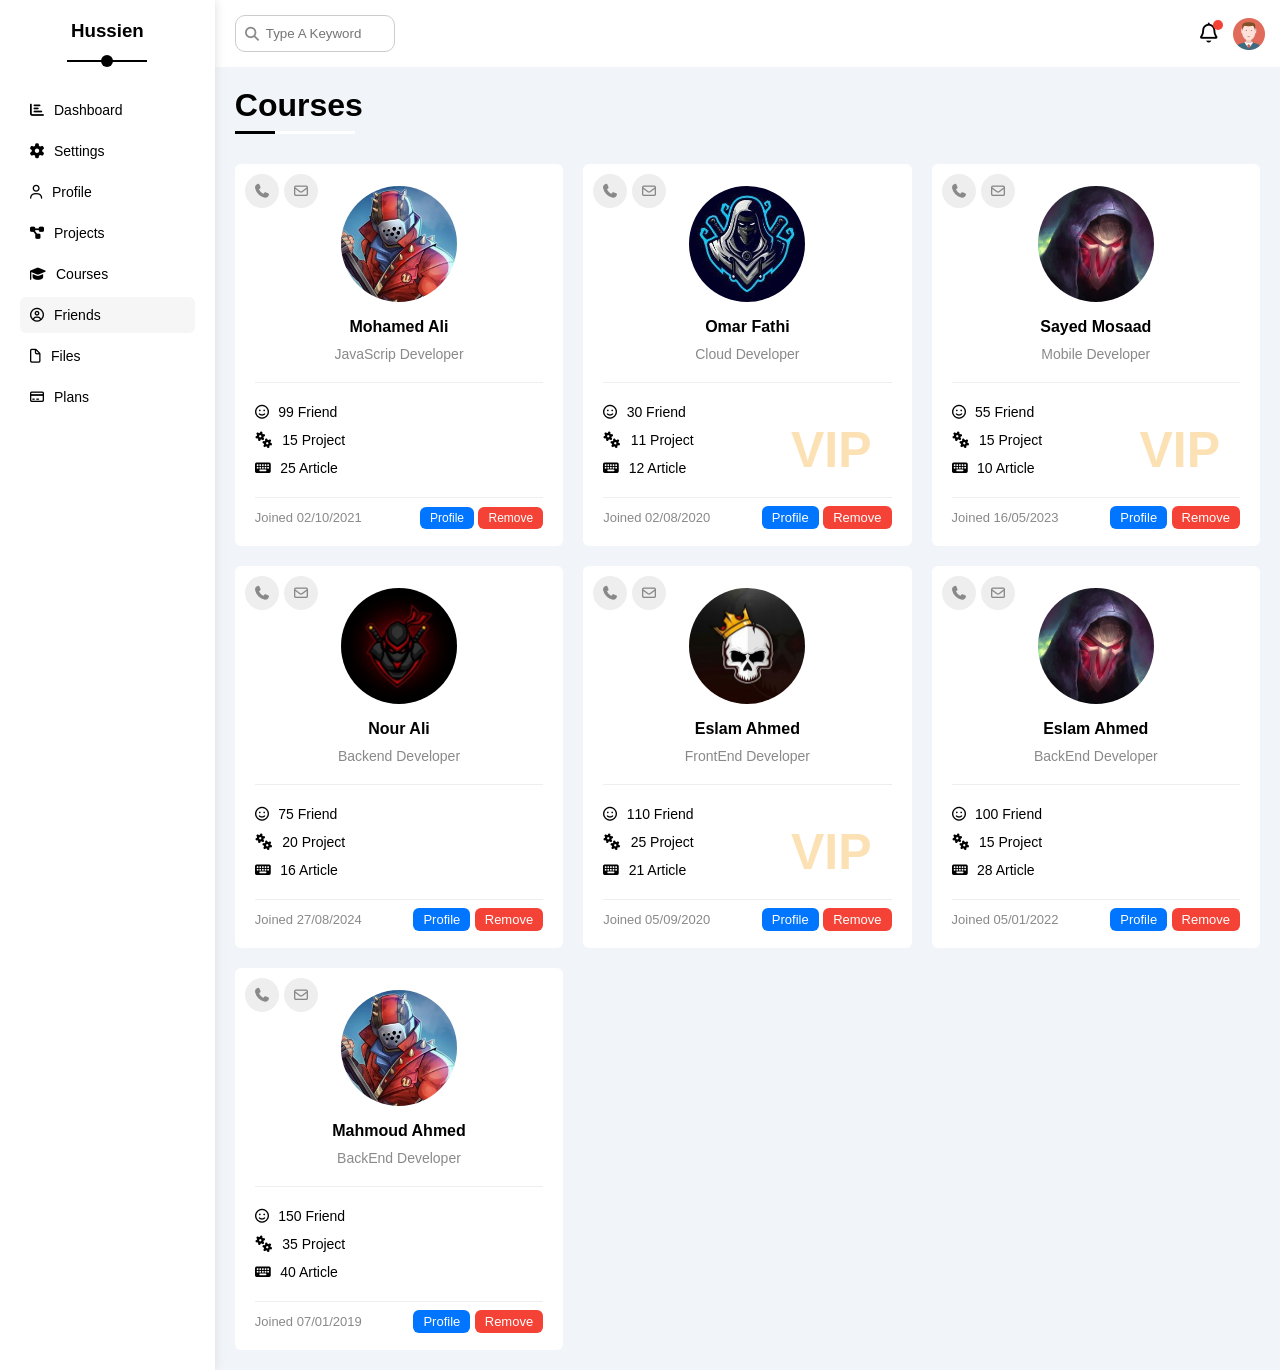
<file: friends.html>
<!DOCTYPE html>
<html lang="en">

<head>
    <meta charset="UTF-8">
    <meta name="viewport" content="width=device-width, initial-scale=1.0">
    <!-- font aweasome library -->
    <link rel="stylesheet" href="css/all.min.css">
    <!-- my framework css file -->
    <link rel="stylesheet" href="css/framework.css">
    <!-- Main template css file -->
    <link rel="stylesheet" href="css/master.css">
    <!-- google Fonts -->
    <link rel="stylesheet" href="WorkSans-Italic-VariableFont_wght.ttf">
    <link rel="stylesheet" href="WorkSans-VariableFont_wght.ttf">
    <title>Friends</title>
</head>

<body>
    <div class="page d-flex">
        <div class="sidebar bg-white p-20 p-relative">
            <h3 class="p-relative txt-c mt-0">Hussien</h3>
            <ul>
                <li>
                    <a class=" d-flex align-center fs-14 c-black rad-6 p-10" href="index.html">
                        <i class="fa-solid fa-chart-bar fa-fw"></i>
                        <span>Dashboard</span>
                    </a>
                </li>
                <li>
                    <a class="d-flex align-center fs-14 c-black rad-6 p-10" href="settings.html">
                        <i class="fa-solid fa-gear fa-fw"></i>
                        <span>Settings</span>
                    </a>
                </li>
                <li>
                    <a class=" d-flex align-center fs-14 c-black rad-6 p-10" href="profile.html">
                        <i class="fa-regular fa-user fa-fw"></i>
                        <span>Profile</span>
                    </a>
                </li>
                <li>
                    <a class=" d-flex align-center fs-14 c-black rad-6 p-10" href="projects.html">
                        <i class="fa-solid fa-diagram-project fa-fw"></i>
                        <span>Projects</span>
                    </a>
                </li>
                <li>
                    <a class=" d-flex align-center fs-14 c-black rad-6 p-10" href="courses.html">
                        <i class="fa-solid fa-graduation-cap fa-fw"></i>
                        <span>Courses</span>
                    </a>
                </li>
                <li>
                    <a class="active d-flex align-center fs-14 c-black rad-6 p-10" href="friends.html">
                        <i class="fa-regular fa-circle-user fa-fw"></i>
                        <span>Friends</span>
                    </a>
                </li>
                <li>
                    <a class="d-flex align-center fs-14 c-black rad-6 p-10" href="files.html">
                        <i class="fa-regular fa-file fa-fw"></i>
                        <span>Files</span>
                    </a>
                </li>
                <li>
                    <a class="d-flex align-center fs-14 c-black rad-6 p-10" href="plans.html">
                        <i class="fa-regular fa-credit-card fa-fw"></i>
                        <span>Plans</span>
                    </a>
                </li>
            </ul>
        </div>
        <div class="content w-full">
            <!-- Start head -->
            <div class="head bg-white p-15 between-flex">
                <div class="search p-relative">
                    <input class="p-10" type="search" placeholder="Type A Keyword">
                </div>
                <div class="icons d-flex align-center">
                    <span class="notification p-relative">
                        <i class="fa-regular fa-bell fa-lg"></i>
                    </span>
                    <img src="img/avatar.png" alt="">
                </div>
            </div>
            <!-- End Head -->
            <h1 class="p-relative">Courses</h1>
            <div class="friends-page m-20 d-grid gap-20">
                <!-- <label>
                    <input type="checkbox" class="toggle-checkbox" checked />
                    <div class="toggle-switch"></div>
                </label> -->
                <div class="friends bg-white rad-6 p-relative p-20">
                    <div class="info align-center txt-c cb-border pb-20 mb-20">
                        <div class="icns d-flex ">
                            <a href="#" class=""><i class="fa-solid fa-phone c-grey fs-14 bg-eee rad-half p-10"></i></a>
                            <a href="#" class=""><i class="fa-regular fa-envelope c-grey fs-14 bg-eee rad-half p-10"></i></a>
                        </div>
                        <img src="img/friend-01.jpg" alt="" class="mb-10">
                        <h4 class="m-0">Mohamed Ali</h4>
                        <span class="c-grey fs-14 mt-10 d-block">JavaScrip Developer</span>
                    </div>
                    <div class="stats cb-border pb-20 mb-10">
                        <div class="mb-10">
                            <i class="fa-regular fa-face-smile fs-14 mr-5"></i>
                            <span class="fs-14">99 Friend</span>
                        </div>
                        <div class="mb-10">
                            <i class="fa-solid fa-gears fs-14 mr-5"></i>
                            <span class="fs-14">15 Project</span>
                        </div>
                        <div>
                            <i class="fa-solid fa-keyboard mr-5 fs-14" fs-13></i>
                            <span class="fs-14">25 Article</span>
                        </div>
                    </div>
                    <div class="between-flex align-center">
                        <span class="c-grey fs-13">Joined 02/10/2021</span>
                        <div>
                            <a href="#" class="btn-shape c-white bg-blue fs-12">Profile</a>
                            <a href="#" class="btn-shape c-white bg-red fs-12">Remove</a>
                        </div>

                    </div>

                </div>
                <div class="friends bg-white rad-6 p-relative p-20">
                    <div class="info align-center txt-c cb-border pb-20 mb-20">
                        <div class="icns d-flex ">
                            <a href="#" class=""><i class="fa-solid fa-phone c-grey fs-14 bg-eee rad-half p-10"></i></a>
                            <a href="#" class=""><i class="fa-regular fa-envelope c-grey fs-14 bg-eee rad-half p-10"></i></a>
                        </div>
                        <img src="img/friend-02.jpg" alt="" class="mb-10">
                        <h4 class="m-0">Omar Fathi</h4>
                        <span class="c-grey fs-14 mt-10 d-block">Cloud Developer</span>
                    </div>
                    <div class="stats cb-border pb-20 mb-10 p-relative">
                        <div class="mb-10">
                            <i class="fa-regular fa-face-smile fs-14 mr-5"></i>
                            <span class="fs-14">30 Friend</span>
                        </div>
                        <div class="mb-10">
                            <i class="fa-solid fa-gears fs-14 mr-5"></i>
                            <span class="fs-14">11 Project</span>
                        </div>
                        <div>
                            <i class="fa-solid fa-keyboard mr-5 fs-14" fs-13></i>
                            <span class="fs-14">12 Article</span>
                        </div>
                        <span class="vip c-orange fw-bold">VIP</span>
                    </div>
                    <div class="between-flex align-center">
                        <span class="c-grey fs-13">Joined 02/08/2020</span>
                        <div>
                            <a href="#" class="btn-shape c-white bg-blue fs-13">Profile</a>
                            <a href="#" class="btn-shape c-white bg-red fs-13">Remove</a>
                        </div>

                    </div>

                </div>
                <div class="friends bg-white rad-6 p-relative p-20">
                    <div class="info align-center txt-c cb-border pb-20 mb-20">
                        <div class="icns d-flex ">
                            <a href="#" class=""><i class="fa-solid fa-phone c-grey fs-14 bg-eee rad-half p-10"></i></a>
                            <a href="#" class=""><i class="fa-regular fa-envelope c-grey fs-14 bg-eee rad-half p-10"></i></a>
                        </div>
                        <img src="img/friend-03.jpg" alt="" class="mb-10">
                        <h4 class="m-0">Sayed Mosaad</h4>
                        <span class="c-grey fs-14 mt-10 d-block">Mobile Developer</span>
                    </div>
                    <div class="stats cb-border pb-20 mb-10 p-relative">
                        <div class="mb-10">
                            <i class="fa-regular fa-face-smile fs-14 mr-5"></i>
                            <span class="fs-14">55 Friend</span>
                        </div>
                        <div class="mb-10">
                            <i class="fa-solid fa-gears fs-14 mr-5"></i>
                            <span class="fs-14">15 Project</span>
                        </div>
                        <div>
                            <i class="fa-solid fa-keyboard mr-5 fs-14" fs-13></i>
                            <span class="fs-14">10 Article</span>
                        </div>
                        <span class="vip c-orange fw-bold">VIP</span>
                    </div>
                    <div class="between-flex align-center">
                        <span class="c-grey fs-13">Joined 16/05/2023</span>
                        <div>
                            <a href="#" class="btn-shape c-white bg-blue fs-13">Profile</a>
                            <a href="#" class="btn-shape c-white bg-red fs-13">Remove</a>
                        </div>

                    </div>

                </div>
                <div class="friends bg-white rad-6 p-relative p-20">
                    <div class="info align-center txt-c cb-border pb-20 mb-20">
                        <div class="icns d-flex ">
                            <a href="#" class=""><i class="fa-solid fa-phone c-grey fs-14 bg-eee rad-half p-10"></i></a>
                            <a href="#" class=""><i class="fa-regular fa-envelope c-grey fs-14 bg-eee rad-half p-10"></i></a>
                        </div>
                        <img src="img/friend-04.jpg" alt="" class="mb-10">
                        <h4 class="m-0">Nour Ali</h4>
                        <span class="c-grey fs-14 mt-10 d-block">Backend Developer</span>
                    </div>
                    <div class="stats cb-border pb-20 mb-10">
                        <div class="mb-10">
                            <i class="fa-regular fa-face-smile fs-14 mr-5"></i>
                            <span class="fs-14">75 Friend</span>
                        </div>
                        <div class="mb-10">
                            <i class="fa-solid fa-gears fs-14 mr-5"></i>
                            <span class="fs-14">20 Project</span>
                        </div>
                        <div>
                            <i class="fa-solid fa-keyboard mr-5 fs-14" fs-13></i>
                            <span class="fs-14">16 Article</span>
                        </div>
                    </div>
                    <div class="between-flex align-center">
                        <span class="c-grey fs-13">Joined 27/08/2024</span>
                        <div>
                            <a href="#" class="btn-shape c-white bg-blue fs-13">Profile</a>
                            <a href="#" class="btn-shape c-white bg-red fs-13">Remove</a>
                        </div>

                    </div>

                </div>
                <div class="friends bg-white rad-6 p-relative p-20">
                    <div class="info align-center txt-c cb-border pb-20 mb-20">
                        <div class="icns d-flex ">
                            <a href="#" class=""><i class="fa-solid fa-phone c-grey fs-14 bg-eee rad-half p-10"></i></a>
                            <a href="#" class=""><i class="fa-regular fa-envelope c-grey fs-14 bg-eee rad-half p-10"></i></a>
                        </div>
                        <img src="img/friend-05.jpg" alt="" class="mb-10">
                        <h4 class="m-0">Eslam Ahmed</h4>
                        <span class="c-grey fs-14 mt-10 d-block">FrontEnd Developer</span>
                    </div>
                    <div class="stats cb-border pb-20 mb-10 p-relative">
                        <div class="mb-10">
                            <i class="fa-regular fa-face-smile fs-14 mr-5"></i>
                            <span class="fs-14">110 Friend</span>
                        </div>
                        <div class="mb-10">
                            <i class="fa-solid fa-gears fs-14 mr-5"></i>
                            <span class="fs-14">25 Project</span>
                        </div>
                        <div>
                            <i class="fa-solid fa-keyboard mr-5 fs-14" fs-13></i>
                            <span class="fs-14">21 Article</span>
                        </div>
                         <span class="vip c-orange fw-bold">VIP</span>
                    </div>
                    <div class="between-flex align-center">
                        <span class="c-grey fs-13">Joined 05/09/2020</span>
                        <div>
                            <a href="#" class="btn-shape c-white bg-blue fs-13">Profile</a>
                            <a href="#" class="btn-shape c-white bg-red fs-13">Remove</a>
                        </div>

                    </div>

                </div>
                <div class="friends bg-white rad-6 p-relative p-20">
                    <div class="info align-center txt-c cb-border pb-20 mb-20">
                        <div class="icns d-flex ">
                            <a href="#" class=""><i class="fa-solid fa-phone c-grey fs-14 bg-eee rad-half p-10"></i></a>
                            <a href="#" class=""><i class="fa-regular fa-envelope c-grey fs-14 bg-eee rad-half p-10"></i></a>
                        </div>
                        <img src="img/friend-03.jpg" alt="" class="mb-10">
                        <h4 class="m-0">Eslam Ahmed</h4>
                        <span class="c-grey fs-14 mt-10 d-block">BackEnd Developer</span>
                    </div>
                    <div class="stats cb-border pb-20 mb-10">
                        <div class="mb-10">
                            <i class="fa-regular fa-face-smile fs-14 mr-5"></i>
                            <span class="fs-14">100 Friend</span>
                        </div>
                        <div class="mb-10">
                            <i class="fa-solid fa-gears fs-14 mr-5"></i>
                            <span class="fs-14">15 Project</span>
                        </div>
                        <div>
                            <i class="fa-solid fa-keyboard mr-5 fs-14" fs-13></i>
                            <span class="fs-14">28 Article</span>
                        </div>
                    </div>
                    <div class="between-flex align-center">
                        <span class="c-grey fs-13">Joined 05/01/2022</span>
                        <div>
                            <a href="#" class="btn-shape c-white bg-blue fs-13">Profile</a>
                            <a href="#" class="btn-shape c-white bg-red fs-13">Remove</a>
                        </div>

                    </div>

                </div>
                <div class="friends bg-white rad-6 p-relative p-20">
                    <div class="info align-center txt-c cb-border pb-20 mb-20">
                        <div class="icns d-flex ">
                            <a href="#" class=""><i class="fa-solid fa-phone c-grey fs-14 bg-eee rad-half p-10"></i></a>
                            <a href="#" class=""><i class="fa-regular fa-envelope c-grey fs-14 bg-eee rad-half p-10"></i></a>
                        </div>
                        <img src="img/friend-01.jpg" alt="" class="mb-10">
                        <h4 class="m-0">Mahmoud Ahmed</h4>
                        <span class="c-grey fs-14 mt-10 d-block">BackEnd Developer</span>
                    </div>
                    <div class="stats cb-border pb-20 mb-10">
                        <div class="mb-10">
                            <i class="fa-regular fa-face-smile fs-14 mr-5"></i>
                            <span class="fs-14">150 Friend</span>
                        </div>
                        <div class="mb-10">
                            <i class="fa-solid fa-gears fs-14 mr-5"></i>
                            <span class="fs-14">35 Project</span>
                        </div>
                        <div>
                            <i class="fa-solid fa-keyboard mr-5 fs-14" fs-13></i>
                            <span class="fs-14">40 Article</span>
                        </div>
                    </div>
                    <div class="between-flex align-center">
                        <span class="c-grey fs-13">Joined 07/01/2019</span>
                        <div>
                            <a href="#" class="btn-shape c-white bg-blue fs-13">Profile</a>
                            <a href="#" class="btn-shape c-white bg-red fs-13">Remove</a>
                        </div>

                    </div>

                </div>
            </div>
        </div>
    </div>


</body>
</file>
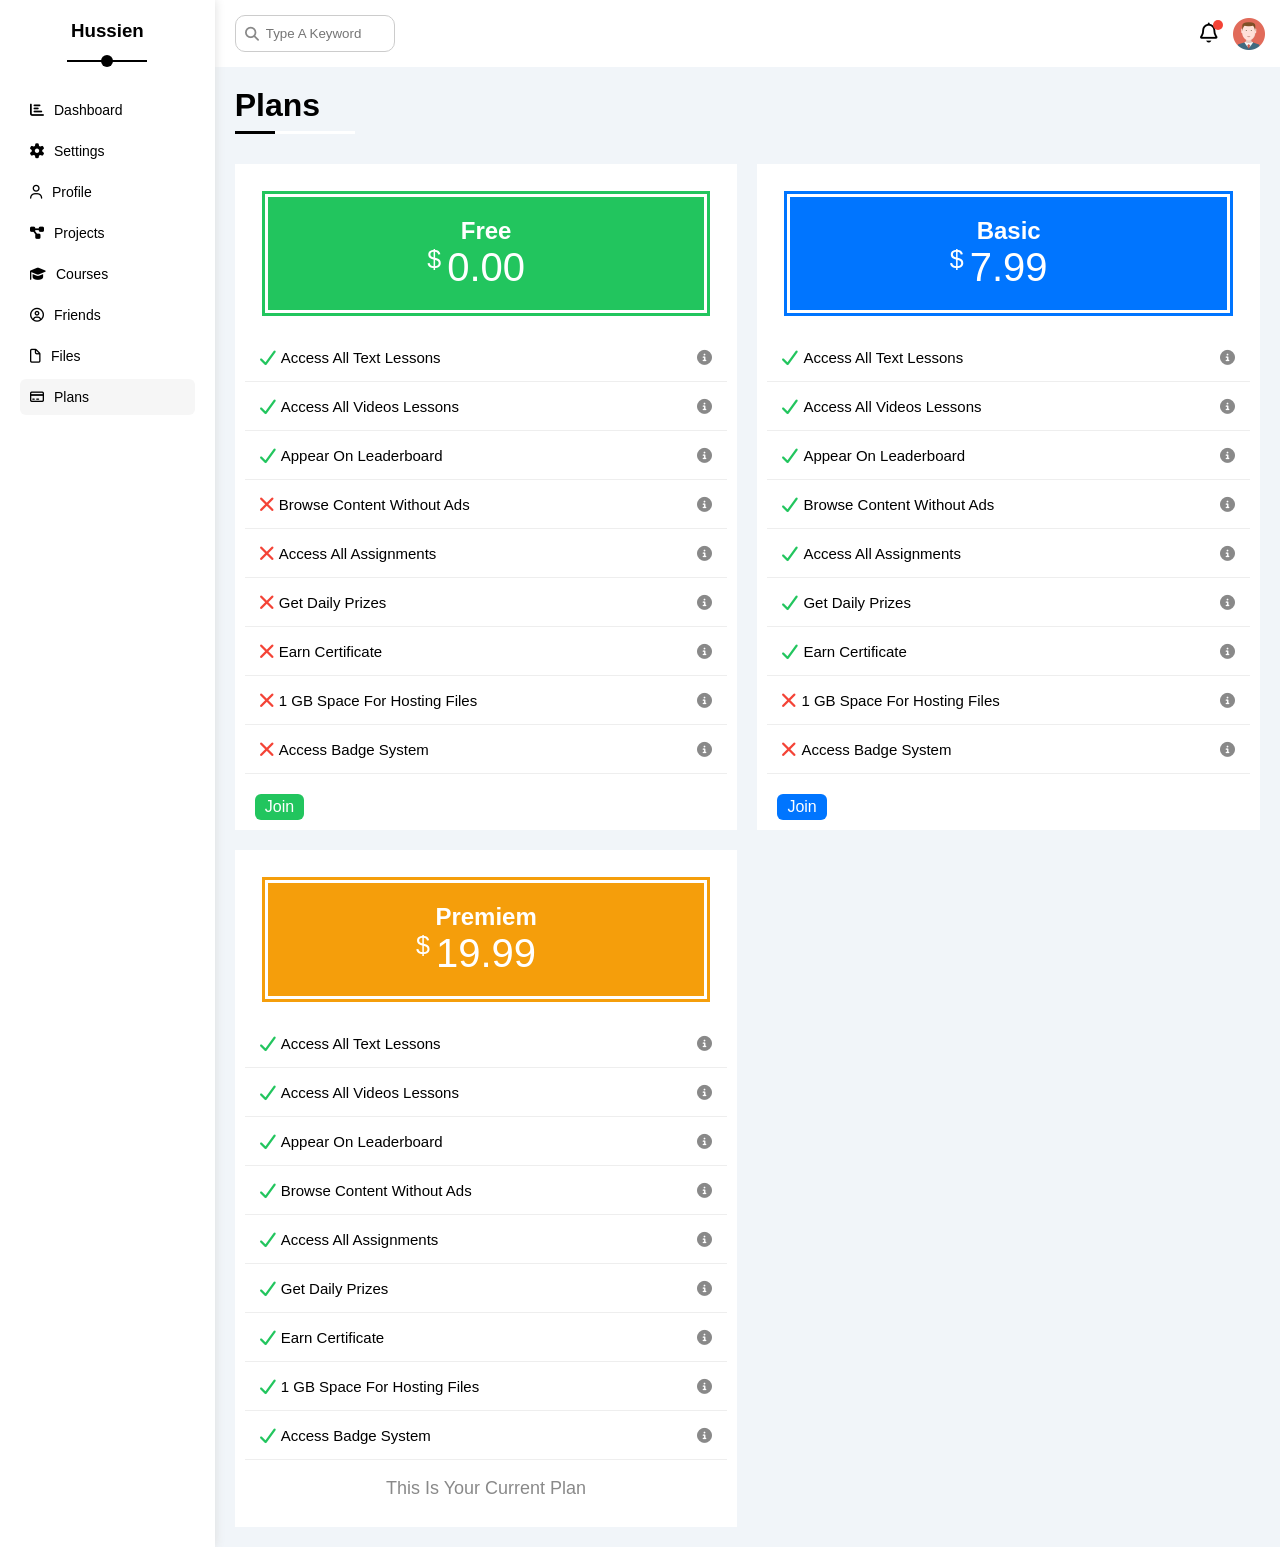
<file: plans.html>
<!DOCTYPE html>
<html lang="en">

<head>
    <meta charset="UTF-8">
    <meta name="viewport" content="width=device-width, initial-scale=1.0">
    <!-- font aweasome library -->
    <link rel="stylesheet" href="css/all.min.css">
    <!-- my framework css file -->
    <link rel="stylesheet" href="css/framework.css">
    <!-- Main template css file -->
    <link rel="stylesheet" href="css/master.css">
    <!-- google Fonts -->
    <link rel="stylesheet" href="WorkSans-Italic-VariableFont_wght.ttf">
    <link rel="stylesheet" href="WorkSans-VariableFont_wght.ttf">
    <title>Plans</title>
</head>

<body>
    <div class="page d-flex">
        <div class="sidebar bg-white p-20 p-relative">
            <h3 class="p-relative txt-c mt-0">Hussien</h3>
            <ul>
                <li>
                    <a class=" d-flex align-center fs-14 c-black rad-6 p-10" href="index.html">
                        <i class="fa-solid fa-chart-bar fa-fw"></i>
                        <span>Dashboard</span>
                    </a>
                </li>
                <li>
                    <a class="d-flex align-center fs-14 c-black rad-6 p-10" href="settings.html">
                        <i class="fa-solid fa-gear fa-fw"></i>
                        <span>Settings</span>
                    </a>
                </li>
                <li>
                    <a class=" d-flex align-center fs-14 c-black rad-6 p-10" href="profile.html">
                        <i class="fa-regular fa-user fa-fw"></i>
                        <span>Profile</span>
                    </a>
                </li>
                <li>
                    <a class=" d-flex align-center fs-14 c-black rad-6 p-10" href="projects.html">
                        <i class="fa-solid fa-diagram-project fa-fw"></i>
                        <span>Projects</span>
                    </a>
                </li>
                <li>
                    <a class=" d-flex align-center fs-14 c-black rad-6 p-10" href="courses.html">
                        <i class="fa-solid fa-graduation-cap fa-fw"></i>
                        <span>Courses</span>
                    </a>
                </li>
                <li>
                    <a class=" d-flex align-center fs-14 c-black rad-6 p-10" href="friends.html">
                        <i class="fa-regular fa-circle-user fa-fw"></i>
                        <span>Friends</span>
                    </a>
                </li>
                <li>
                    <a class=" d-flex align-center fs-14 c-black rad-6 p-10" href="files.html">
                        <i class="fa-regular fa-file fa-fw"></i>
                        <span>Files</span>
                    </a>
                </li>
                <li>
                    <a class="active d-flex align-center fs-14 c-black rad-6 p-10" href="plans.html">
                        <i class="fa-regular fa-credit-card fa-fw"></i>
                        <span>Plans</span>
                    </a>
                </li>
            </ul>
        </div>
        <div class="content w-full">
            <!-- Start head -->
            <div class="head bg-white p-15 between-flex">
                <div class="search p-relative">
                    <input class="p-10" type="search" placeholder="Type A Keyword">
                </div>
                <div class="icons d-flex align-center">
                    <span class="notification p-relative">
                        <i class="fa-regular fa-bell fa-lg"></i>
                    </span>
                    <img src="img/avatar.png" alt="">
                </div>
            </div>
            <!-- End Head -->
            <h1 class="p-relative">Plans</h1>
            <div class="plans-page  m-20 d-grid gap-20">
                <div class="plan green bg-white  p-10">
                    <div class="top  bg-green txt-c p-20 m-20">
                        <h2 class="m-0 c-white">Free</h2>
                        <div class="c-white price p-relative fs-40 w-fit m-auto ">
                            <span class="p-absolute top-0 fs-25">$</span>0.00
                        </div>
                    </div>
                    <ul class="m-0">
                        <li class="p-15 cb-border fs-15 ">
                            <i class="fa-solid fa-check fa-fw yes mr-5 c-green"></i>
                            <span>Access All Text Lessons</span>
                            <i class="fa-solid fa-circle-info help c-grey "></i>
                        </li>
                        <li class="p-15 cb-border fs-15">
                            <i class="fa-solid fa-check fa-fw yes mr-5 c-green"></i>
                            <span>Access All Videos Lessons</span>
                            <i class="fa-solid fa-circle-info help c-grey "></i>
                        </li>
                        <li class="p-15 cb-border fs-15">
                            <i class="fa-solid fa-check fa-fw yes mr-5 c-green"></i>
                            <span>Appear On Leaderboard</span>
                            <i class="fa-solid fa-circle-info help c-grey "></i>
                        </li>
                        <li class="p-15 cb-border fs-15 ">
                            <i class="fa-solid fa-xmark fa-fw mr-5 c-red "></i>
                            <span>Browse Content Without Ads</span>
                            <i class="fa-solid fa-circle-info help c-grey "></i>
                        </li>
                        <li class="p-15 cb-border fs-15 ">
                            <i class="fa-solid fa-xmark fa-fw mr-5 c-red"></i>
                            <span>Access All Assignments</span>
                            <i class="fa-solid fa-circle-info help c-grey "></i>
                        </li>
                        <li class="p-15 cb-border fs-15 ">
                            <i class="fa-solid fa-xmark fa-fw mr-5 c-red"></i>
                            <span>Get Daily Prizes</span>
                            <i class="fa-solid fa-circle-info help c-grey"></i>
                        </li>
                        <li class="p-15 cb-border fs-15">
                            <i class="fa-solid fa-xmark fa-fw mr-5 c-red"></i>
                            <span>Earn Certificate</span>
                            <i class="fa-solid fa-circle-info help c-grey "></i>
                        </li>
                        <li class="p-15 cb-border fs-15">
                            <i class="fa-solid fa-xmark fa-fw mr-5 c-red"></i>
                            <span>1 GB Space For Hosting Files</span>
                            <i class="fa-solid fa-circle-info help c-grey"></i>
                        </li>
                        <li class="p-15 cb-border fs-15">
                            <i class="fa-solid fa-xmark fa-fw mr-5 c-red"></i>
                            <span>Access Badge System</span>
                            <i class="fa-solid fa-circle-info help c-grey"></i>
                        </li>
                    </ul>
                    <a href="#" class="btn-shape bg-green c-white d-block w-fit mt-20 ml-10">Join</a>
                </div>
                <div class="plan blue bg-white  p-10">
                    <div class="top  bg-blue txt-c p-20 m-20">
                        <h2 class="m-0 c-white">Basic</h2>
                        <div class="c-white price p-relative fs-40 w-fit m-auto ">
                            <span class="p-absolute top-0 fs-25">$</span>7.99
                        </div>
                    </div>
                    <ul class="m-0">
                        <li class="p-15 cb-border fs-15 ">
                            <i class="fa-solid fa-check fa-fw yes mr-5 c-green"></i>
                            <span>Access All Text Lessons</span>
                            <i class="fa-solid fa-circle-info help c-grey "></i>
                        </li>
                        <li class="p-15 cb-border fs-15">
                            <i class="fa-solid fa-check fa-fw yes mr-5 c-green"></i>
                            <span>Access All Videos Lessons</span>
                            <i class="fa-solid fa-circle-info help c-grey "></i>
                        </li>
                        <li class="p-15 cb-border fs-15">
                            <i class="fa-solid fa-check fa-fw yes mr-5 c-green"></i>
                            <span>Appear On Leaderboard</span>
                            <i class="fa-solid fa-circle-info help c-grey "></i>
                        </li>
                        <li class="p-15 cb-border fs-15 ">
                            <i class="fa-solid fa-check fa-fw yes mr-5 c-green "></i>
                            <span>Browse Content Without Ads</span>
                            <i class="fa-solid fa-circle-info help c-grey "></i>
                        </li>
                        <li class="p-15 cb-border fs-15 ">
                            <i class="fa-solid fa-check fa-fw mr-5 c-green"></i>
                            <span>Access All Assignments</span>
                            <i class="fa-solid fa-circle-info help c-grey "></i>
                        </li>
                        <li class="p-15 cb-border fs-15 ">
                            <i class="fa-solid fa-check fa-fw yes mr-5 c-green"></i>
                            <span>Get Daily Prizes</span>
                            <i class="fa-solid fa-circle-info help c-grey"></i>
                        </li>
                        <li class="p-15 cb-border fs-15">
                            <i class="fa-solid fa-check fa-fw yes mr-5 c-green"></i>
                            <span>Earn Certificate</span>
                            <i class="fa-solid fa-circle-info help c-grey "></i>
                        </li>
                        <li class="p-15 cb-border fs-15">
                            <i class="fa-solid fa-xmark fa-fw mr-5 c-red"></i>
                            <span>1 GB Space For Hosting Files</span>
                            <i class="fa-solid fa-circle-info help c-grey"></i>
                        </li>
                        <li class="p-15 cb-border fs-15">
                            <i class="fa-solid fa-xmark fa-fw mr-5 c-red"></i>
                            <span>Access Badge System</span>
                            <i class="fa-solid fa-circle-info help c-grey"></i>
                        </li>
                    </ul>
                    <a href="#" class="btn-shape bg-blue c-white d-block w-fit mt-20 ml-10">Join</a>
                </div>
                 <div class="plan orange bg-white  p-10">
                    <div class="top  bg-orange txt-c p-20 m-20">
                        <h2 class="m-0 c-white">Premiem</h2>
                        <div class="c-white price p-relative fs-40 w-fit m-auto ">
                            <span class="p-absolute top-0 fs-25">$</span>19.99
                        </div>
                    </div>
                    <ul class="m-0">
                        <li class="p-15 cb-border fs-15 ">
                            <i class="fa-solid fa-check fa-fw yes mr-5 c-green"></i>
                            <span>Access All Text Lessons</span>
                            <i class="fa-solid fa-circle-info help c-grey "></i>
                        </li>
                        <li class="p-15 cb-border fs-15">
                            <i class="fa-solid fa-check fa-fw yes mr-5 c-green"></i>
                            <span>Access All Videos Lessons</span>
                            <i class="fa-solid fa-circle-info help c-grey "></i>
                        </li>
                        <li class="p-15 cb-border fs-15">
                            <i class="fa-solid fa-check fa-fw yes mr-5 c-green"></i>
                            <span>Appear On Leaderboard</span>
                            <i class="fa-solid fa-circle-info help c-grey "></i>
                        </li>
                        <li class="p-15 cb-border fs-15 ">
                            <i class="fa-solid fa-check fa-fw yes mr-5 c-green "></i>
                            <span>Browse Content Without Ads</span>
                            <i class="fa-solid fa-circle-info help c-grey "></i>
                        </li>
                        <li class="p-15 cb-border fs-15 ">
                            <i class="fa-solid fa-check fa-fw mr-5 c-green"></i>
                            <span>Access All Assignments</span>
                            <i class="fa-solid fa-circle-info help c-grey "></i>
                        </li>
                        <li class="p-15 cb-border fs-15 ">
                            <i class="fa-solid fa-check fa-fw yes mr-5 c-green"></i>
                            <span>Get Daily Prizes</span>
                            <i class="fa-solid fa-circle-info help c-grey"></i>
                        </li>
                        <li class="p-15 cb-border fs-15">
                            <i class="fa-solid fa-check fa-fw yes mr-5 c-green"></i>
                            <span>Earn Certificate</span>
                            <i class="fa-solid fa-circle-info help c-grey "></i>
                        </li>
                        <li class="p-15 cb-border fs-15">
                            <i class="fa-solid fa-check fa-fw mr-5 c-green"></i>
                            <span>1 GB Space For Hosting Files</span>
                            <i class="fa-solid fa-circle-info help c-grey"></i>
                        </li>
                        <li class="p-15 cb-border fs-15">
                            <i class="fa-solid fa-check fa-fw mr-5 c-green"></i>
                            <span>Access Badge System</span>
                            <i class="fa-solid fa-circle-info help c-grey"></i>
                        </li>
                    </ul>
                     <p class="c-grey txt-c fs-18">This Is Your Current Plan</p>
                </div>
            </div>
        </div>
    </div>


</body>
</file>
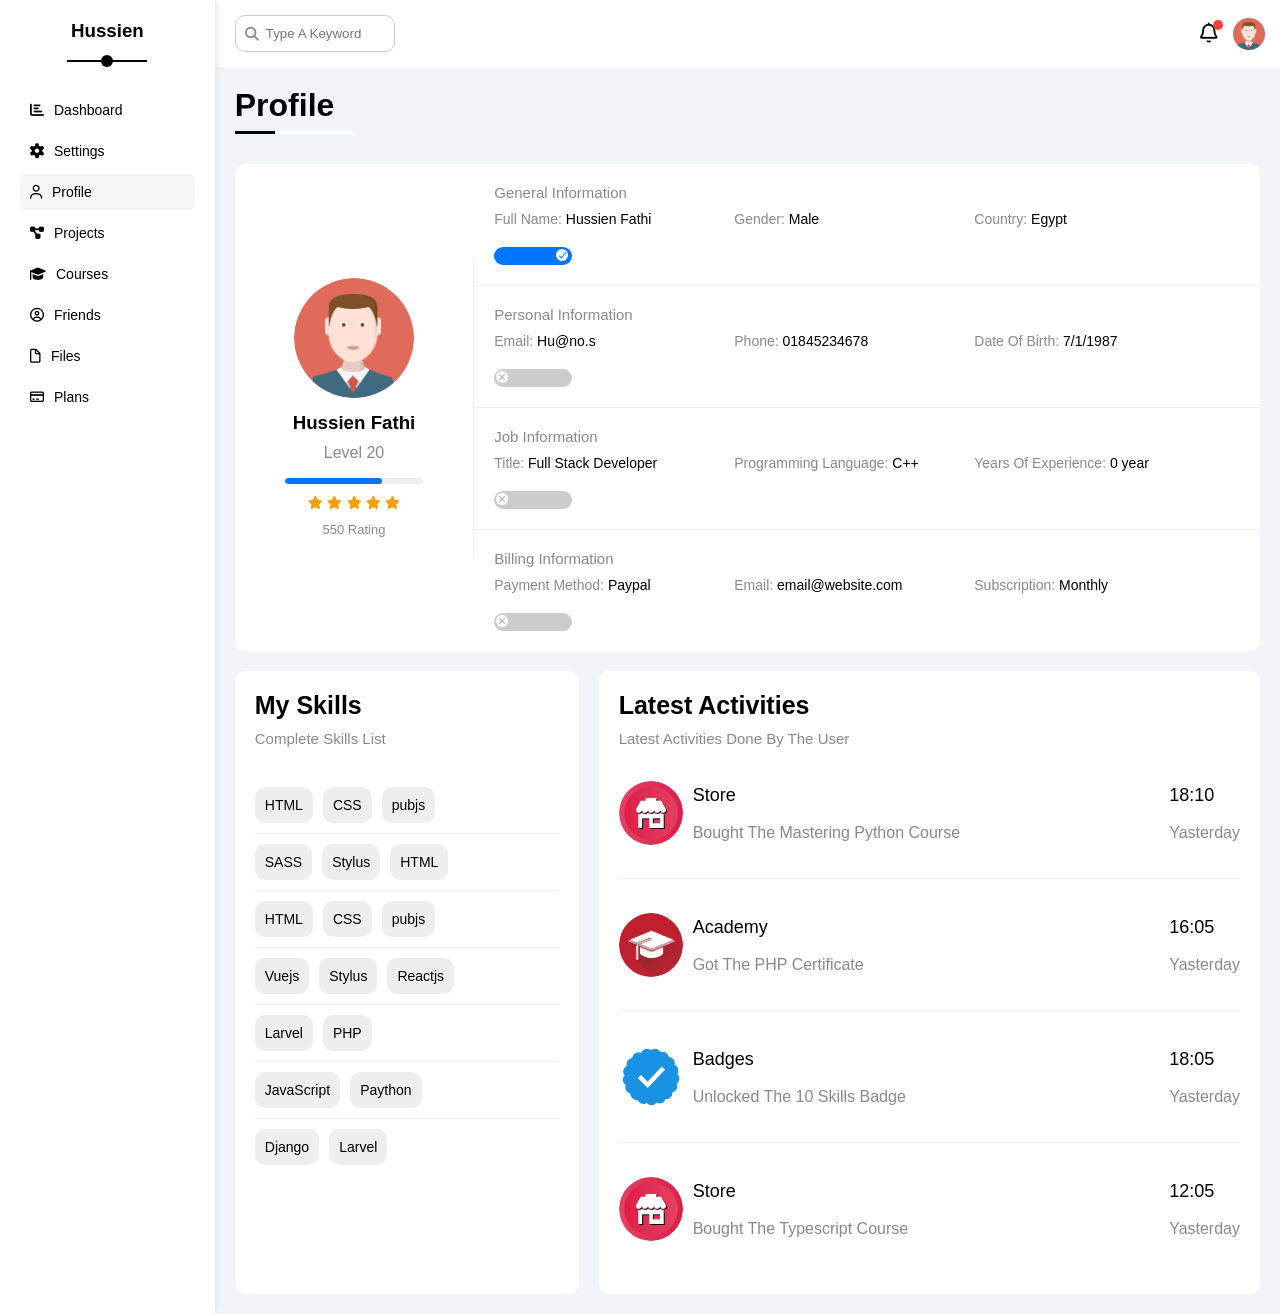
<file: profile.html>
<!DOCTYPE html>
<html lang="en">

<head>
    <meta charset="UTF-8">
    <meta name="viewport" content="width=device-width, initial-scale=1.0">
    <!-- font aweasome library -->
    <link rel="stylesheet" href="css/all.min.css">
    <!-- my framework css file -->
    <link rel="stylesheet" href="css/framework.css">
    <!-- Main template css file -->
    <link rel="stylesheet" href="css/master.css">
    <!-- google Fonts -->
    <link rel="stylesheet" href="WorkSans-Italic-VariableFont_wght.ttf">
    <link rel="stylesheet" href="WorkSans-VariableFont_wght.ttf">
    <title>Profile</title>
</head>

<body>
    <div class="page d-flex">
        <div class="sidebar bg-white p-20 p-relative">
            <h3 class="p-relative txt-c mt-0">Hussien</h3>
            <ul>
                <li>
                    <a class=" d-flex align-center fs-14 c-black rad-6 p-10" href="index.html">
                        <i class="fa-solid fa-chart-bar fa-fw"></i>
                        <span>Dashboard</span>
                    </a>
                </li>
                <li>
                    <a class="d-flex align-center fs-14 c-black rad-6 p-10" href="settings.html">
                        <i class="fa-solid fa-gear fa-fw"></i>
                        <span>Settings</span>
                    </a>
                </li>
                <li>
                    <a class="active d-flex align-center fs-14 c-black rad-6 p-10" href="profile.html">
                        <i class="fa-regular fa-user fa-fw"></i>
                        <span>Profile</span>
                    </a>
                </li>
                <li>
                    <a class="d-flex align-center fs-14 c-black rad-6 p-10" href="projects.html">
                        <i class="fa-solid fa-diagram-project fa-fw"></i>
                        <span>Projects</span>
                    </a>
                </li>
                <li>
                    <a class="d-flex align-center fs-14 c-black rad-6 p-10" href="courses.html">
                        <i class="fa-solid fa-graduation-cap fa-fw"></i>
                        <span>Courses</span>
                    </a>
                </li>
                <li>
                    <a class="d-flex align-center fs-14 c-black rad-6 p-10" href="friends.html">
                        <i class="fa-regular fa-circle-user fa-fw"></i>
                        <span>Friends</span>
                    </a>
                </li>
                <li>
                    <a class="d-flex align-center fs-14 c-black rad-6 p-10" href="files.html">
                        <i class="fa-regular fa-file fa-fw"></i>
                        <span>Files</span>
                    </a>
                </li>
                <li>
                    <a class="d-flex align-center fs-14 c-black rad-6 p-10" href="plans.html">
                        <i class="fa-regular fa-credit-card fa-fw"></i>
                        <span>Plans</span>
                    </a>
                </li>
            </ul>
        </div>
        <div class="content w-full">
            <!-- Start head -->
            <div class="head bg-white p-15 between-flex">
                <div class="search p-relative">
                    <input class="p-10" type="search" placeholder="Type A Keyword">
                </div>
                <div class="icons d-flex align-center">
                    <span class="notification p-relative">
                        <i class="fa-regular fa-bell fa-lg"></i>
                    </span>
                    <img src="img/avatar.png" alt="">
                </div>
            </div>
            <!-- End Head -->
            <h1 class="p-relative">Profile</h1>
            <div class="profile-page m-20 ">
                <!-- <label>
                    <input type="checkbox" class="toggle-checkbox" checked />
                    <div class="toggle-switch"></div>
                </label> -->
                <!-- Start Overview -->
                <div class="overview bg-white d-flex align-center rad-10 ">
                    <!-- Start Avatar Box -->
                    <div class="avatar-box p-20 txt-c ">
                        <img class="rad-half mb-10" src="img/avatar.png" alt="">
                        <h3 class="m-0">Hussien Fathi</h3>
                        <p class="c-grey mt-10">Level 20</p>
                        <div class="level rad-6 bg-eee p-relative">
                            <span style="width: 70%;"></span>
                        </div>
                        <div class="rating mt-10 mb-10">
                            <i class="fa-solid fa-star c-orange fs-13"></i>
                            <i class="fa-solid fa-star c-orange fs-13"></i>
                            <i class="fa-solid fa-star c-orange fs-13"></i>
                            <i class="fa-solid fa-star c-orange fs-13"></i>
                            <i class="fa-solid fa-star c-orange fs-13"></i>

                        </div>
                        <p class="c-grey m-0 fs-13">550 Rating</p>
                    </div>
                    <!-- End Avatar Box -->
                    <!-- Start Info Box -->
                    <div class="info-box txt-c-mobile w-full">
                        <!-- Start Information Row -->
                        <div class="box p-20 d-flex align-center cb-border">
                            <h4 class="c-grey fs-15 m-0 w-full">General Information</h4>
                            <div class="fs-14">
                                <span class="c-grey">Full Name:</span>
                                <span>Hussien Fathi</span>
                            </div>
                            <div class="fs-14">
                                <span class="c-grey">Gender:</span>
                                <span>Male</span>
                            </div>
                            <div class="fs-14">
                                <span class="c-grey">Country:</span>
                                <span>Egypt</span>
                            </div>
                            <label>
                                <input type="checkbox" class="toggle-checkbox" checked />
                                <div class="toggle-switch"></div>
                            </label>

                        </div>
                        <!-- End Information Row -->
                        <div class="box p-20 d-flex align-center cb-border">
                            <h4 class="c-grey fs-15 m-0 w-full">Personal Information</h4>
                            <div class="fs-14">
                                <span class="c-grey">Email:</span>
                                <span>Hu@no.s</span>
                            </div>
                            <div class="fs-14">
                                <span class="c-grey">Phone:</span>
                                <span>01845234678</span>
                            </div>
                            <div class="fs-14">
                                <span class="c-grey">Date Of Birth:</span>
                                <span>7/1/1987</span>
                            </div>
                            <label>
                                <input type="checkbox" class="toggle-checkbox" />
                                <div class="toggle-switch"></div>
                            </label>

                        </div>
                        <div class="box p-20 d-flex align-center cb-border">
                            <h4 class="c-grey fs-15 m-0 w-full">Job Information</h4>
                            <div class="fs-14">
                                <span class="c-grey">Title:</span>
                                <span> Full Stack Developer</span>
                            </div>
                            <div class="fs-14">
                                <span class="c-grey">Programming Language:</span>
                                <span>C++</span>
                            </div>
                            <div class="fs-14">
                                <span class="c-grey">Years Of Experience:</span>
                                <span>0 year</span>
                            </div>
                            <label>
                                <input type="checkbox" class="toggle-checkbox" />
                                <div class="toggle-switch"></div>
                            </label>

                        </div>
                        <div class="box p-20 d-flex align-center">
                            <h4 class="c-grey fs-15 m-0 w-full">Billing Information</h4>
                            <div class="fs-14">
                                <span class="c-grey">Payment Method:</span>
                                <span>Paypal</span>
                            </div>
                            <div class="fs-14">
                                <span class="c-grey">Email:</span>
                                <span>email@website.com</span>
                            </div>
                            <div class="fs-14">
                                <span class="c-grey">Subscription:</span>
                                <span>Monthly</span>
                            </div>
                            <label>
                                <input type="checkbox" class="toggle-checkbox" />
                                <div class="toggle-switch"></div>
                            </label>

                        </div>
                    </div>
                    <!-- End Info Box -->
                </div>
                <!-- End Overview -->
                    <!-- Start Other Data -->
                    <div class="other-data d-flex gap-20 txt-c-mobile w-full">
                        <div class="skills-card p-20 bg-white rad-10 mt-20 txt-c-mobile align-center">
                            <div class="mt-0 mb-10 fs-25 fw-bold ">My Skills</div>
                            <div class="mt-0 mb-20 c-grey  pb-20 fs-15">Complete Skills List</div>
                            <ul class="m-0 align-center ">
                                <li class="cb-border pb-10 d-flex gap-10 mb-10 "><span class="p-10 bg-eee rad-10 fs-14 ">HTML</span><span class="p-10 bg-eee rad-10 fs-14">CSS</span><span class="p-10 bg-eee rad-10 fs-14">pubjs</span> </li>
                                <li class="cb-border pb-10 d-flex gap-10 mb-10"><span class="p-10 bg-eee rad-10 fs-14 ">SASS</span><span  class="p-10 bg-eee rad-10 fs-14 ">Stylus</span><span  class="p-10 bg-eee rad-10 fs-14 ">HTML</span></li>
                                <li class="cb-border pb-10 d-flex gap-10 mb-10"><span  class="p-10 bg-eee rad-10 fs-14 ">HTML</span><span  class="p-10 bg-eee rad-10 fs-14 ">CSS</span><span  class="p-10 bg-eee rad-10 fs-14 ">pubjs</span></li>
                                <li class="cb-border pb-10 d-flex gap-10 mb-10"><span  class="p-10 bg-eee rad-10 fs-14 ">Vuejs</span><span  class="p-10 bg-eee rad-10 fs-14 ">Stylus</span><span  class="p-10 bg-eee rad-10 fs-14 ">Reactjs</span></li>
                                <li class="cb-border pb-10 d-flex gap-10 mb-10"><span  class="p-10 bg-eee rad-10 fs-14 ">Larvel</span><span  class="p-10 bg-eee rad-10 fs-14 ">PHP</span></li>
                                <li class="cb-border pb-10 d-flex gap-10 mb-10"><span  class="p-10 bg-eee rad-10 fs-14 ">JavaScript</span><span  class="p-10 bg-eee rad-10 fs-14 ">Paython</span></li>
                                <li class="pb-10 d-flex gap-10 mb-10"><span  class="p-10 bg-eee rad-10 fs-14 ">Django</span><span  class="p-10 bg-eee rad-10 fs-14 ">Larvel</span></li> 
                            </ul>
                        </div>
                        <div class="activities p-20 bg-white rad-10 mt-20 ">
                            <div class="mt-0 mb-10 fs-25 fw-bold ">Latest Activities</div>
                            <div class="mt-0 mb-20 c-grey fs-15 ">Latest Activities Done By The User</div>
                            <div class="card  between-flex cb-border pb-20 mb-20">
                                <div class="image d-flex align-center ">
                                    <img src="img/activity-01.png" class="mr-10 ">
                                    <div class="info ">
                                         <p class="d-block fs-18" >Store</p>
                                         <p class=" c-grey">Bought The Mastering Python Course</p>
                                    </div>
                                </div>
                                <div class="time">
                                    <p class="d-block fs-18">18:10</p>
                                    <p class="c-grey">Yasterday</p>
                                </div>
                            </div>
                            <div class="card  between-flex  cb-border pb-20 mb-20 ">
                                <div class="image d-flex align-center ">
                                    <img src="img/activity-02.png" class="mr-10 ">
                                    <div class="info ">
                                         <p class="d-block fs-18" >Academy</p>
                                         <p class=" c-grey">Got The PHP Certificate</p>
                                    </div>
                                </div>
                                <div class="time">
                                    <p class="d-block fs-18">16:05</p>
                                    <p class="c-grey">Yasterday</p>
                                </div>
                            </div>
                            <div class="card  between-flex gap-20 cb-border pb-20 mb-20">
                                <div class="image d-flex align-center ">
                                    <img src="img/activity-03.png" class="mr-10 ">
                                    <div class="info ">
                                         <p class="d-block fs-18" >Badges</p>
                                         <p class=" c-grey">Unlocked The 10 Skills Badge</p>
                                    </div>
                                </div>
                                <div class="time">
                                    <p class="d-block fs-18">18:05</p>
                                    <p class="c-grey">Yasterday</p>
                                </div>
                            </div>
                            <div class="card  between-flex gap-20  mb-20">
                                <div class="image d-flex align-center ">
                                    <img src="img/activity-01.png" class="mr-10 ">
                                    <div class="info ">
                                         <p class="d-block fs-18" >Store</p>
                                         <p class=" c-grey">Bought The Typescript Course</p>
                                    </div>
                                </div>
                                <div class="time">
                                    <p class="d-block fs-18">12:05</p>
                                    <p class="c-grey">Yasterday</p>
                                </div>
                            </div>
                        </div>

                    </div>
                    <!-- End Other Data -->
            </div>
        </div>
    </div>


</body>
</file>
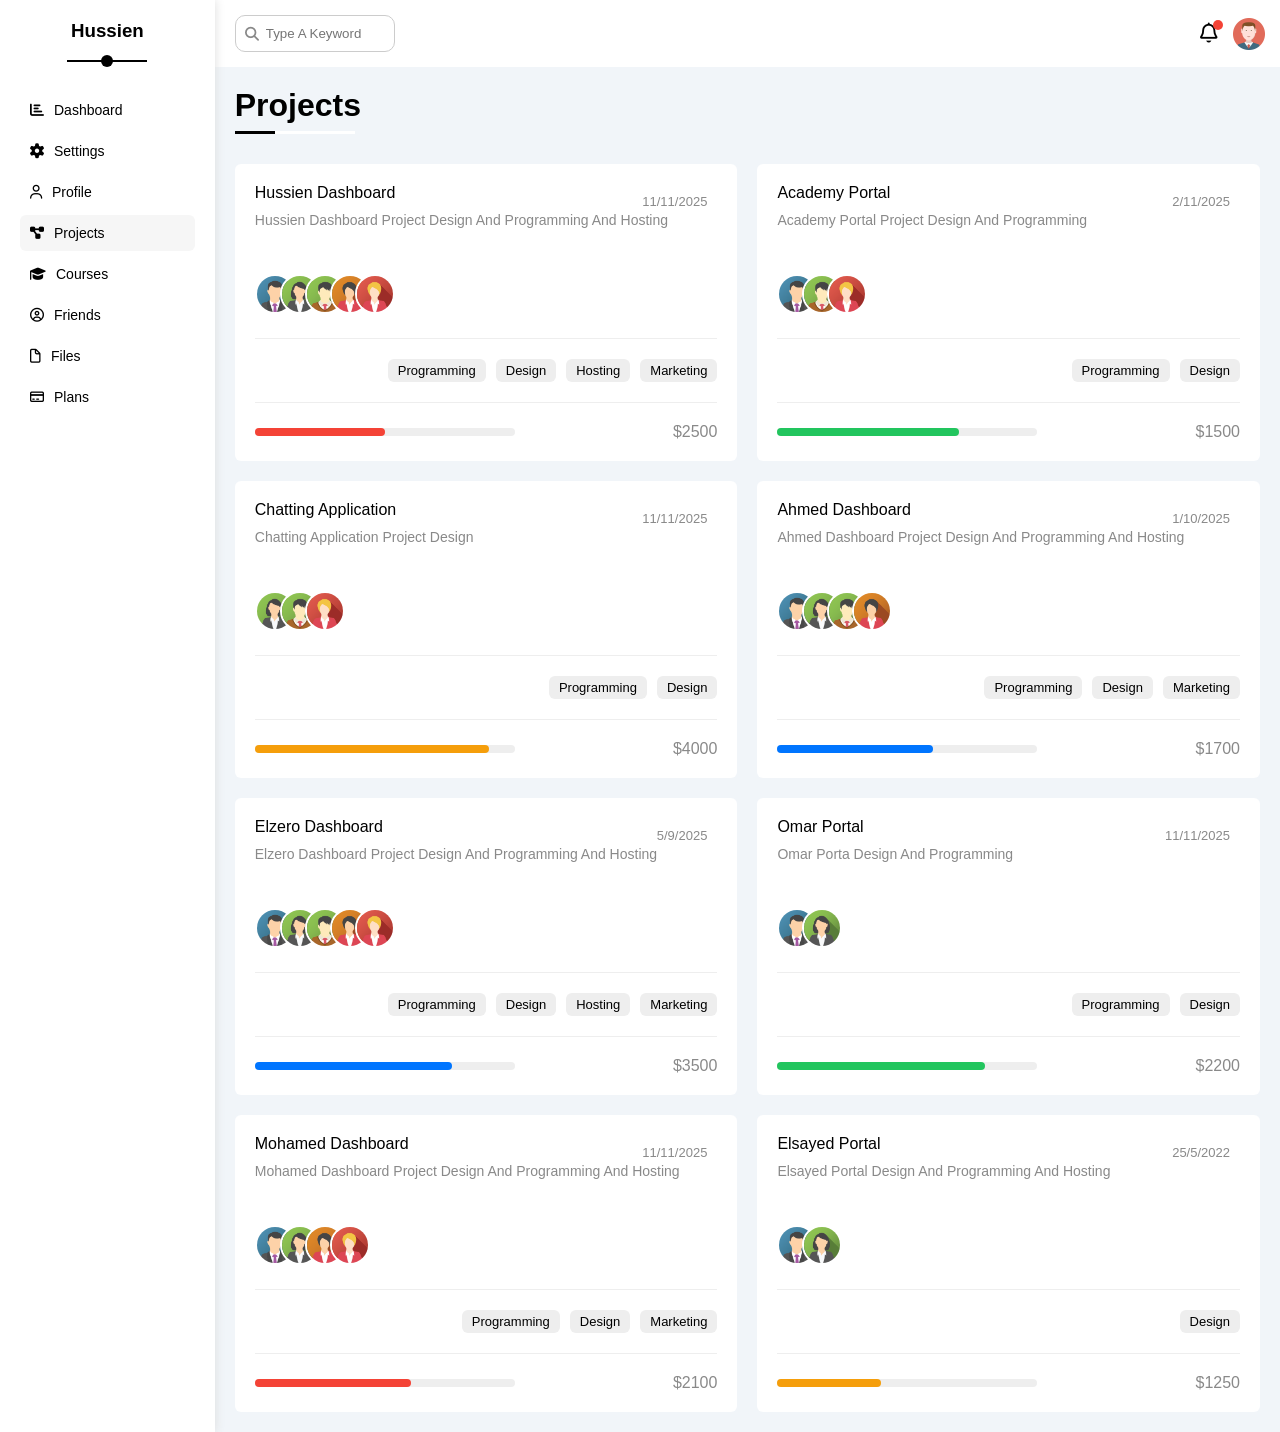
<file: projects.html>
<!DOCTYPE html>
<html lang="en">

<head>
    <meta charset="UTF-8">
    <meta name="viewport" content="width=device-width, initial-scale=1.0">
    <!-- font aweasome library -->
    <link rel="stylesheet" href="css/all.min.css">
    <!-- my framework css file -->
    <link rel="stylesheet" href="css/framework.css">
    <!-- Main template css file -->
    <link rel="stylesheet" href="css/master.css">
    <!-- google Fonts -->
    <link rel="stylesheet" href="WorkSans-Italic-VariableFont_wght.ttf">
    <link rel="stylesheet" href="WorkSans-VariableFont_wght.ttf">
    <title>Projects</title>
</head>

<body>
    <div class="page d-flex">
        <div class="sidebar bg-white p-20 p-relative">
            <h3 class="p-relative txt-c mt-0">Hussien</h3>
            <ul>
                <li>
                    <a class=" d-flex align-center fs-14 c-black rad-6 p-10" href="index.html">
                        <i class="fa-solid fa-chart-bar fa-fw"></i>
                        <span>Dashboard</span>
                    </a>
                </li>
                <li>
                    <a class="d-flex align-center fs-14 c-black rad-6 p-10" href="settings.html">
                        <i class="fa-solid fa-gear fa-fw"></i>
                        <span>Settings</span>
                    </a>
                </li>
                <li>
                    <a class=" d-flex align-center fs-14 c-black rad-6 p-10" href="profile.html">
                        <i class="fa-regular fa-user fa-fw"></i>
                        <span>Profile</span>
                    </a>
                </li>
                <li>
                    <a class="active d-flex align-center fs-14 c-black rad-6 p-10" href="projects.html">
                        <i class="fa-solid fa-diagram-project fa-fw"></i>
                        <span>Projects</span>
                    </a>
                </li>
                <li>
                    <a class="d-flex align-center fs-14 c-black rad-6 p-10" href="courses.html">
                        <i class="fa-solid fa-graduation-cap fa-fw"></i>
                        <span>Courses</span>
                    </a>
                </li>
                <li>
                    <a class="d-flex align-center fs-14 c-black rad-6 p-10" href="friends.html">
                        <i class="fa-regular fa-circle-user fa-fw"></i>
                        <span>Friends</span>
                    </a>
                </li>
                <li>
                    <a class="d-flex align-center fs-14 c-black rad-6 p-10" href="files.html">
                        <i class="fa-regular fa-file fa-fw"></i>
                        <span>Files</span>
                    </a>
                </li>
                <li>
                    <a class="d-flex align-center fs-14 c-black rad-6 p-10" href="plans.html">
                        <i class="fa-regular fa-credit-card fa-fw"></i>
                        <span>Plans</span>
                    </a>
                </li>
            </ul>
        </div>
        <div class="content w-full">
            <!-- Start head -->
            <div class="head bg-white p-15 between-flex">
                <div class="search p-relative">
                    <input class="p-10" type="search" placeholder="Type A Keyword">
                </div>
                <div class="icons d-flex align-center">
                    <span class="notification p-relative">
                        <i class="fa-regular fa-bell fa-lg"></i>
                    </span>
                    <img src="img/avatar.png" alt="">
                </div>
            </div>
            <!-- End Head -->
            <h1 class="p-relative">Projects</h1>
            <div class="project-page m-20 d-grid gap-20">
                <!-- <label>
                    <input type="checkbox" class="toggle-checkbox" checked />
                    <div class="toggle-switch"></div>
                </label> -->
                <div class="project p-20 bg-white rad-6 gap-20">

                    <div class="hussien p-relative cb-border mb-20 pb-20 ">
                        <span class="date fs-13 c-grey">11/11/2025</span>
                        <h4 class="m-0 fw-normal">Hussien Dashboard</h4>
                        <p class="c-grey mt-10 mb-10 fs-14">Hussien Dashboard Project Design And Programming And Hosting
                        </p>
                        <div class="team">
                            <a href="#"><img src="img/team-01.png" alt=""></a>
                            <a href="#"><img src="img/team-02.png" alt=""></a>
                            <a href="#"><img src="img/team-03.png" alt=""></a>
                            <a href="#"><img src="img/team-04.png" alt=""></a>
                            <a href="#"><img src="img/team-05.png" alt=""></a>
                        </div>
                    </div>
                    <div class="done d-flex gap-10 cb-border mb-20 pb-20">
                        <span class="fs-13 bg-eee btn-shape">Programming</span>
                        <span class="fs-13 bg-eee btn-shape">Design</span>
                        <span class="fs-13 bg-eee btn-shape">Hosting</span>
                        <span class="fs-13 bg-eee btn-shape">Marketing</span>
                    </div>
                    <div class="info between-flex">
                        <div class="prog bg-eee">
                            <span style="width: 50%;" class="bg-red"></span>
                        </div>
                        <span class="c-grey">$2500</span>
                    </div>
                </div>
                <div class="project p-20 bg-white rad-6 gap-20">

                    <div class="hussien p-relative cb-border mb-20 pb-20 ">
                        <span class="date fs-13 c-grey">2/11/2025</span>
                        <h4 class="m-0 fw-normal">Academy Portal </h4>
                        <p class="c-grey mt-10 mb-10 fs-14">Academy Portal Project Design And Programming
                        </p>
                        <div class="team">
                            <a href="#"><img src="img/team-01.png" alt=""></a>
                            <a href="#"><img src="img/team-03.png" alt=""></a>
                            <a href="#"><img src="img/team-05.png" alt=""></a>
                        </div>
                    </div>
                    <div class="done d-flex gap-10 cb-border mb-20 pb-20">
                        <span class="fs-13 bg-eee btn-shape">Programming</span>
                        <span class="fs-13 bg-eee btn-shape">Design</span>
                    </div>
                    <div class="info between-flex">
                        <div class="prog bg-eee">
                            <span style="width: 70%;" class="bg-green"></span>
                        </div>
                        <span class="c-grey">$1500</span>
                    </div>
                </div>
                <div class="project p-20 bg-white rad-6 gap-20">

                    <div class="hussien p-relative cb-border mb-20 pb-20 ">
                        <span class="date fs-13 c-grey">11/11/2025</span>
                        <h4 class="m-0 fw-normal">Chatting Application</h4>
                        <p class="c-grey mt-10 mb-10 fs-14">Chatting Application Project Design
                        </p>
                        <div class="team">
                            <a href="#"><img src="img/team-02.png" alt=""></a>
                            <a href="#"><img src="img/team-03.png" alt=""></a>
                            <a href="#"><img src="img/team-05.png" alt=""></a>
                        </div>
                    </div>
                    <div class="done d-flex gap-10 cb-border mb-20 pb-20">
                        <span class="fs-13 bg-eee btn-shape">Programming</span>
                        <span class="fs-13 bg-eee btn-shape">Design</span>
                    </div>
                    <div class="info between-flex">
                        <div class="prog bg-eee">
                            <span style="width: 90%;" class="bg-orange"></span>
                        </div>
                        <span class="c-grey">$4000</span>
                    </div>
                </div>
                <div class="project p-20 bg-white rad-6 gap-20">

                    <div class="hussien p-relative cb-border mb-20 pb-20 ">
                        <span class="date fs-13 c-grey">1/10/2025</span>
                        <h4 class="m-0 fw-normal">Ahmed Dashboard</h4>
                        <p class="c-grey mt-10 mb-10 fs-14">Ahmed Dashboard Project Design And Programming And Hosting
                        </p>
                        <div class="team">
                            <a href="#"><img src="img/team-01.png" alt=""></a>
                            <a href="#"><img src="img/team-02.png" alt=""></a>
                            <a href="#"><img src="img/team-03.png" alt=""></a>
                            <a href="#"><img src="img/team-04.png" alt=""></a>

                        </div>
                    </div>
                    <div class="done d-flex gap-10 cb-border mb-20 pb-20">
                        <span class="fs-13 bg-eee btn-shape">Programming</span>
                        <span class="fs-13 bg-eee btn-shape">Design</span>
                        <span class="fs-13 bg-eee btn-shape">Marketing</span>
                    </div>
                    <div class="info between-flex">
                        <div class="prog bg-eee">
                            <span style="width: 60%;" class="bg-blue"></span>
                        </div>
                        <span class="c-grey">$1700</span>
                    </div>
                </div>
                <div class="project p-20 bg-white rad-6 gap-20">

                    <div class="hussien p-relative cb-border mb-20 pb-20 ">
                        <span class="date fs-13 c-grey">5/9/2025</span>
                        <h4 class="m-0 fw-normal">Elzero Dashboard</h4>
                        <p class="c-grey mt-10 mb-10 fs-14">Elzero Dashboard Project Design And Programming And Hosting
                        </p>
                        <div class="team">
                            <a href="#"><img src="img/team-01.png" alt=""></a>
                            <a href="#"><img src="img/team-02.png" alt=""></a>
                            <a href="#"><img src="img/team-03.png" alt=""></a>
                            <a href="#"><img src="img/team-04.png" alt=""></a>
                            <a href="#"><img src="img/team-05.png" alt=""></a>
                        </div>
                    </div>
                    <div class="done d-flex gap-10 cb-border mb-20 pb-20">
                        <span class="fs-13 bg-eee btn-shape">Programming</span>
                        <span class="fs-13 bg-eee btn-shape">Design</span>
                        <span class="fs-13 bg-eee btn-shape">Hosting</span>
                        <span class="fs-13 bg-eee btn-shape">Marketing</span>
                    </div>
                    <div class="info between-flex">
                        <div class="prog bg-eee">
                            <span style="width: 76%;" class="bg-blue"></span>
                        </div>
                        <span class="c-grey">$3500</span>
                    </div>
                </div>
                <div class="project p-20 bg-white rad-6 gap-20">

                    <div class="hussien p-relative cb-border mb-20 pb-20 ">
                        <span class="date fs-13 c-grey">11/11/2025</span>
                        <h4 class="m-0 fw-normal">Omar Portal</h4>
                        <p class="c-grey mt-10 mb-10 fs-14">Omar Porta Design And Programming
                        </p>
                        <div class="team">
                            <a href="#"><img src="img/team-01.png" alt=""></a>
                            <a href="#"><img src="img/team-02.png" alt=""></a>
                        </div>
                    </div>
                    <div class="done d-flex gap-10 cb-border mb-20 pb-20">
                        <span class="fs-13 bg-eee btn-shape">Programming</span>
                        <span class="fs-13 bg-eee btn-shape">Design</span>
                    </div>
                    <div class="info between-flex">
                        <div class="prog bg-eee">
                            <span style="width: 80%;" class="bg-green"></span>
                        </div>
                        <span class="c-grey">$2200</span>
                    </div>
                </div>
                <div class="project p-20 bg-white rad-6 gap-20">

                    <div class="hussien p-relative cb-border mb-20 pb-20 ">
                        <span class="date fs-13 c-grey">11/11/2025</span>
                        <h4 class="m-0 fw-normal">Mohamed Dashboard</h4>
                        <p class="c-grey mt-10 mb-10 fs-14">Mohamed Dashboard Project Design And Programming And Hosting
                        </p>
                        <div class="team">
                            <a href="#"><img src="img/team-01.png" alt=""></a>
                            <a href="#"><img src="img/team-02.png" alt=""></a>
                            <a href="#"><img src="img/team-04.png" alt=""></a>
                            <a href="#"><img src="img/team-05.png" alt=""></a>
                        </div>
                    </div>
                    <div class="done d-flex gap-10 cb-border mb-20 pb-20">
                        <span class="fs-13 bg-eee btn-shape">Programming</span>
                        <span class="fs-13 bg-eee btn-shape">Design</span>
                        <span class="fs-13 bg-eee btn-shape">Marketing</span>
                    </div>
                    <div class="info between-flex">
                        <div class="prog bg-eee">
                            <span style="width: 60%;" class="bg-red"></span>
                        </div>
                        <span class="c-grey">$2100</span>
                    </div>
                </div>
                <div class="project p-20 bg-white rad-6 gap-20">
                    <div class="hussien p-relative cb-border mb-20 pb-20 ">
                        <span class="date fs-13 c-grey">25/5/2022</span>
                        <h4 class="m-0 fw-normal">Elsayed Portal</h4>
                        <p class="c-grey mt-10 mb-10 fs-14">Elsayed Portal Design And Programming And Hosting
                        </p>
                        <div class="team">
                            <a href="#"><img src="img/team-01.png" alt=""></a>
                            <a href="#"><img src="img/team-02.png" alt=""></a>
                        </div>
                    </div>
                    <div class="done d-flex gap-10 cb-border mb-20 pb-20">
                        <span class="fs-13 bg-eee btn-shape">Design</span>
                    </div>
                    <div class="info between-flex">
                        <div class="prog bg-eee">
                            <span style="width: 40%;" class="bg-orange"></span>
                        </div>
                        <span class="c-grey">$1250</span>
                    </div>
                </div>

            </div>
        </div>
    </div>


</body>
</file>
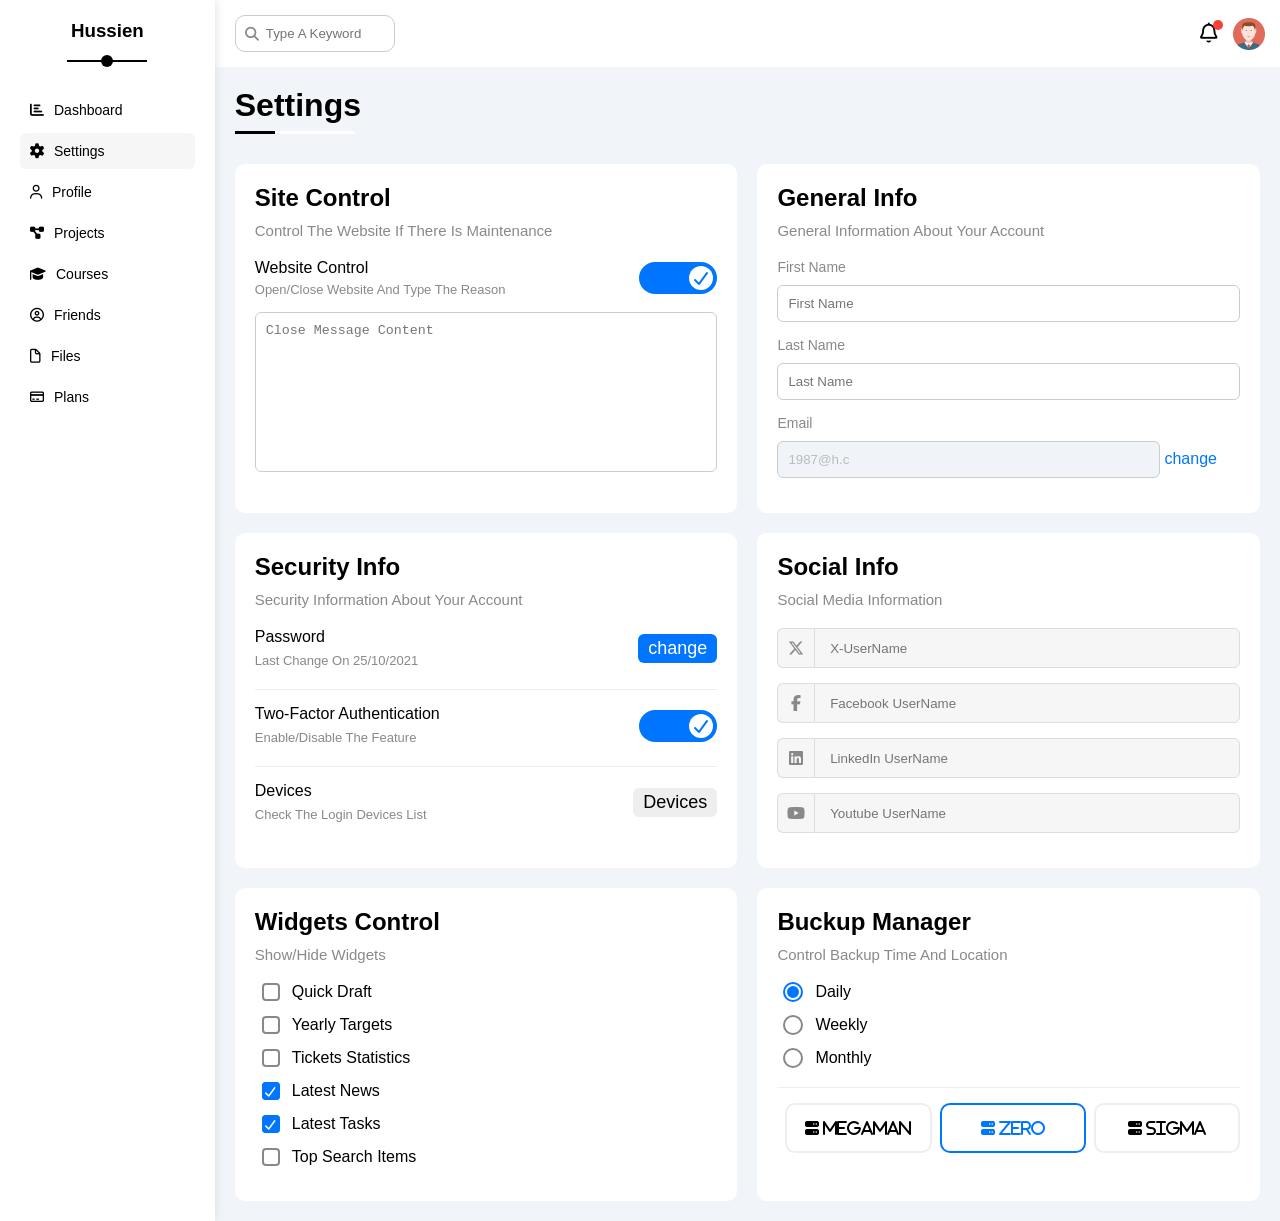
<file: settings.html>
<!DOCTYPE html>
<html lang="en">

<head>
    <meta charset="UTF-8">
    <meta name="viewport" content="width=device-width, initial-scale=1.0">
    <!-- font aweasome library -->
    <link rel="stylesheet" href="css/all.min.css">
    <!-- my framework css file -->
    <link rel="stylesheet" href="css/framework.css">
    <!-- Main template css file -->
    <link rel="stylesheet" href="css/master.css">
    <!-- google Fonts -->
    <link rel="stylesheet" href="WorkSans-Italic-VariableFont_wght.ttf">
    <link rel="stylesheet" href="WorkSans-VariableFont_wght.ttf">
    <title>Settings</title>
</head>

<body>
    <div class="page d-flex">
        <div class="sidebar bg-white p-20 p-relative">
            <h3 class="p-relative txt-c mt-0">Hussien</h3>
            <ul>
                <li>
                    <a class=" d-flex align-center fs-14 c-black rad-6 p-10" href="index.html">
                        <i class="fa-solid fa-chart-bar fa-fw"></i>
                        <span>Dashboard</span>
                    </a>
                </li>
                <li>
                    <a class="active d-flex align-center fs-14 c-black rad-6 p-10" href="settings.html">
                        <i class="fa-solid fa-gear fa-fw"></i>
                        <span>Settings</span>
                    </a>
                </li>
                <li>
                    <a class="d-flex align-center fs-14 c-black rad-6 p-10" href="profile.html">
                        <i class="fa-regular fa-user fa-fw"></i>
                        <span>Profile</span>
                    </a>
                </li>
                <li>
                    <a class="d-flex align-center fs-14 c-black rad-6 p-10" href="projects.html">
                        <i class="fa-solid fa-diagram-project fa-fw"></i>
                        <span>Projects</span>
                    </a>
                </li>
                <li>
                    <a class="d-flex align-center fs-14 c-black rad-6 p-10" href="courses.html">
                        <i class="fa-solid fa-graduation-cap fa-fw"></i>
                        <span>Courses</span>
                    </a>
                </li>
                <li>
                    <a class="d-flex align-center fs-14 c-black rad-6 p-10" href="friends.html">
                        <i class="fa-regular fa-circle-user fa-fw"></i>
                        <span>Friends</span>
                    </a>
                </li>
                <li>
                    <a class="d-flex align-center fs-14 c-black rad-6 p-10" href="files.html">
                        <i class="fa-regular fa-file fa-fw"></i>
                        <span>Files</span>
                    </a>
                </li>
                <li>
                    <a class="d-flex align-center fs-14 c-black rad-6 p-10" href="plans.html">
                        <i class="fa-regular fa-credit-card fa-fw"></i>
                        <span>Plans</span>
                    </a>
                </li>
            </ul>
        </div>
        <div class="content w-full">
            <!-- Start head -->
            <div class="head bg-white p-15 between-flex">
                <div class="search p-relative">
                    <input class="p-10" type="search" placeholder="Type A Keyword">
                </div>
                <div class="icons d-flex align-center">
                    <span class="notification p-relative">
                        <i class="fa-regular fa-bell fa-lg"></i>
                    </span>
                    <img src="img/avatar.png" alt="">
                </div>
            </div>
            <!-- End Head -->
            <h1 class="p-relative">Settings</h1>
            <div class="settings-page m-20 d-grid gap-20">
                <!-- <label>
                    <input type="checkbox" class="toggle-checkbox" checked />
                    <div class="toggle-switch"></div>
                </label> -->
                <!-- Start Settings Widget -->
                <div class="p-20 bg-white rad-10">
                    <h2 class="mt-0 mb-10">Site Control</h2>
                    <p class="mt-0 mb-20 c-grey fs-15 ">Control The Website If There Is Maintenance</p>
                    <div class="mb-15 between-flex">
                        <div>
                            <span>Website Control</span>
                            <p class="c-grey mt-5 mb-0 fs-13">Open/Close Website And Type The Reason </p>

                        </div>
                        <div>
                            <label>
                                <input type="checkbox" class="toggle-checkbox" checked />
                                <div class="toggle-switch"></div>
                            </label>
                        </div>
                    </div>
                    <textarea class="close-message  p-10 rad-6 d-block w-full"
                        placeholder="Close Message Content"></textarea>
                </div>
                <!-- End Settings Widget -->
                <!-- Start class Info -->
                <div class="p-20 bg-white rad-10">
                    <h2 class="mt-0 mb-10">General Info</h2>
                    <p class="mt-0 mb-20 c-grey fs-15 ">General Information About Your Account</p>
                    <div class="mb-15">
                        <label class="fs-14 c-grey d-block mb-10" for="first">First Name</label>
                        <input class="b-none border-ccc p-10 rad-6 d-block w-full" type="text" id="first"
                            placeholder="First Name">
                    </div>
                    <div class="mb-15">
                        <label class="fs-14 c-grey d-block mb-10" for="last">Last Name</label>
                        <input class="b-none border-ccc p-10 rad-6 d-block w-full" type="text" id="last"
                            placeholder="Last Name">
                    </div>
                    <div class="mb-15">
                        <label class="fs-14 c-grey d-block mb-10" for="email">Email</label>
                        <input class="email b-none border-ccc p-10 rad-6 d-block w-full" type="email" id="ema"
                            value="1987@h.c" disabled>
                        <a href="#" class="c-blue">change</a>
                    </div>

                </div>
                <!-- End class Info -->
                <!-- Star Security Info -->
                <div class="sec-box p-20 bg-white rad-10">
                    <h2 class="mt-0 mb-10">Security Info</h2>
                    <p class="mt-0 mb-20 c-grey fs-15 ">Security Information About Your Account</p>
                    <div class="between-flex pb-20 cb-border mb-15">
                        <div class="info">
                            <span class="d-block mb-5 ">Password</span>
                            <span class="c-grey fs-13">Last Change On 25/10/2021</span>
                        </div>
                        <a href="#" class="button btn-shape bg-blue c-white fs-18">change</a>
                    </div>
                    <div class="between-flex pb-20 cb-border mb-15">
                        <div class="info">
                            <span class="d-block mb-5 ">Two-Factor Authentication</span>
                            <span class="c-grey fs-13">Enable/Disable The Feature</span>
                        </div>
                        <label>
                            <input type="checkbox" class="toggle-checkbox" checked />
                            <div class="toggle-switch"></div>
                        </label>
                    </div>
                    <div class="between-flex pb-20 ">
                        <div class="info">
                            <span class="d-block mb-5 ">Devices</span>
                            <span class="c-grey fs-13">Check The Login Devices List</span>
                        </div>
                        <a href="#" class="btn-shape c-black bg-eee fs-18">Devices</a>
                    </div>
                </div>
                <!-- End Security Info -->
                <!-- Start Social Info -->
                <div class="social-boxes p-20 bg-white rad-10">
                    <h2 class="mt-0 mb-10">Social Info</h2>
                    <p class="mt-0 mb-20 c-grey fs-15 ">Social Media Information</p>
                    <div class="d-flex align-center mb-15">
                        <i class="fa-brands fa-x-twitter center-flex c-grey"></i>
                        <input type="text" class="w-full" placeholder="X-UserName">
                    </div>
                    <div class="d-flex align-center mb-15">
                        <i class="fa-brands fa-facebook-f center-flex c-grey"></i>
                        <input type="text" class="w-full" placeholder="Facebook UserName">
                    </div>
                    <div class="d-flex align-center mb-15">
                        <i class="fa-brands fa-linkedin center-flex c-grey"></i>
                        <input type="text" class="w-full" placeholder="LinkedIn UserName">
                    </div>
                    <div class="d-flex align-center mb-15">
                        <i class="fa-brands fa-youtube center-flex c-grey"></i>
                        <input type="text" class="w-full" placeholder="Youtube UserName">
                    </div>
                </div>
                <!-- End Social Info -->
                <!-- Start Widgets Control -->
                <div class="widgets-control p-20 bg-white rad-10">
                    <h2 class="mt-0 mb-10">Widgets Control</h2>
                    <p class="mt-0 mb-20 c-grey fs-15 ">Show/Hide Widgets</p>
                    <div class="control d-flex align-center mb-15">
                        <input type="checkbox"  id="one">
                        <label for="one">Quick Draft</label>
                    </div>
                     <div class="control d-flex align-center mb-15">
                        <input type="checkbox"  id="two">
                        <label for="two">Yearly Targets</label>
                    </div>
                     <div class="control d-flex align-center mb-15">
                        <input type="checkbox"  id="three">
                        <label for="three">Tickets Statistics</label>
                    </div>
                    <div class="control d-flex align-center mb-15">
                        <input type="checkbox"  id="four" checked>
                        <label for="four">Latest News</label>
                    </div>
                    <div class="control d-flex align-center mb-15" >
                        <input type="checkbox"  id="five" checked>
                        <label for="five">Latest Tasks</label>
                    </div>
                    <div class="control d-flex align-center mb-15">
                        <input type="checkbox"  id="six">
                        <label for="six">Top Search Items</label>
                    </div>
                    
                </div>
                <!-- End Widgets Control -->
                <!-- Start Buckup Manager -->
                 <div class="buckup-control p-20 bg-white rad-10">
                    <h2 class="mt-0 mb-10">Buckup Manager</h2>
                    <p class="mt-0 mb-20 c-grey fs-15 ">Control Backup Time And Location</p>
                    <div class="date d-flex align-center mb-15">
                        <input type="radio" name="time" id="daily" checked>
                        <label for="daily">Daily</label>
                    </div>
                    <div class="date d-flex align-center mb-15">
                        <input type="radio" name="time" id="weekly" >
                        <label for="weekly">Weekly</label>
                    </div>
                    <div class="date d-flex align-center mb-15 pb-20 cb-border">
                        <input type="radio" name="time" id="monthly" >
                        <label for="monthly">Monthly</label>
                    </div>
                    <div class="servers d-flex align-center ">
                        <input type="radio" name="name" id="server-one">
                        <div class="server mb-15 rad-10 w-full">
                            <label class="d-block m-15" for="server-one">
                                <i class="fa-solid fa-server d-block mb-10">
                                    Megaman
                                </i>
                            </label>
                        </div>
                         <input type="radio" name="name" id="server-two" checked>
                        <div class="server mb-15 rad-10 w-full">
                            <label class="d-block m-15" for="server-two">
                                <i class="fa-solid fa-server d-block mb-10">
                                    Zero
                                </i>
                            </label>
                        </div>
                         <input type="radio" name="name" id="server-three">
                        <div class="server mb-15 rad-10 w-full">
                            <label class="d-block m-15" for="server-three">
                                <i class="fa-solid fa-server d-block mb-10">
                                    Sigma
                                </i>
                            </label>
                        </div>
                    </div>

                </div>
                <!-- End Buckup Manager -->
            </div>
        </div>
    </div>


</body>
</file>
<file: css/framework.css>
/* Start Box  */
.d-block{
    display: block;
}
.d-flex{
    display: flex;
}
.inline-flex{
    display: inline-flex;
}
.f-wrap{
    flex-wrap: wrap;
}
.align-center {
    align-items: center;
}
.space-between{
    justify-content: space-between;
}
.w-full{
    width: 100%;
}
.w-fit{
    width: fit-content;
}
.h-full{
 height: 100%;
}
.d-grid{
    display: grid;
}
.gap-10{
    gap: 10px;
}
.gap-20{
    gap: 20px;
}
@media (max-width:767px){
    .block-mobile{
        display: block;
    }
    .hide-mobile {
    display: none;
   } 
}

/* End Box */
/* Start Padding + margin */
.p-5{
    padding: 5px;
}
.p-10{
    padding: 10px;
}
.p-15{
    padding: 15px;
}
.p-20{
    padding: 20px;
}
.pt-15{
    padding-top: 15px;
}
.pb-10{
    padding-bottom: 10px;
}
.pb-15{
    padding-bottom: 15px;
}
.pb-20{
    padding-bottom: 20px;
}
.m-0{
    margin: 0;
}
.m-5{
    margin: 5px;
}
.m-10{
    margin: 10px;
}
.m-15{
    margin: 15px;
}
.m-auto{
    margin: auto;
}
.m-20{
    margin: 20px;
}
.mt-0{
    margin-top: 0;
}
.mt-5{
    margin-top: 5px;
}
.mt-10{
    margin-top: 10px;
}
.mt-20{
    margin-top: 20px;
}
.mt-25{
    margin-top: 25px;
}
.ml-10{
    margin-left: 10px;
}
.ml-15{
    margin-left: 15px;
}
.ml-30{
    margin-left: 30px;
}
.mb-0{
    margin-bottom: 0;
}
.mb-5{
    margin-bottom: 5px;
}
.mb-10{
    margin-bottom: 10px;
}
.mb-15{
    margin-bottom: 15px;
}
.mb-20{
    margin-bottom: 20px;
}
.mb-25{
    margin-bottom: 25px;
}
.mr-5{
    margin-right: 5px;
}
.mr-10{
    margin-right: 10px;
}
/* End Padding + margin */
/* Start color */
.bg-white{
    background-color: white;
}
.bg-eee{
    background-color: #eee;
}
.bg-blue{
    background-color: #0075ff;
}
.bg-orange{
    background-color: #f59e0b;
}
.bg-green{
    background-color: #22c55e;
}
.bg-black{
    background-color: #14171a;
}
.bg-red{
    background-color: #f44336;
}
.bg-eee{
    background-color: #eee;
}
.c-white{
    color: white;
}
.c-black{
    color: black;
}
.c-grey{
    color: #888888fd;
}
.c-blue{
    color: #0075ff;
}
.c-orange{
    color: #f59e0b;
}
.c-red{
    color: #f44336;
}
.c-green{
    color: #22c55e;
}
/* End color */
/* Start Position */
.p-relative{
    position: relative;
}
.p-absolute{
    position: absolute;
}
.top-0{
    top: 0;
}
.left-0{
    left:0;
}
.right-0{
 right: 0;
}
/* End Position */
/* Start Font */
.fw-bold{
    font-weight: bold;
}
.fw-normal{
    font-weight: normal;
}
.txt-c{
    text-align: center;
}
.fs-10{
    font-size: 10px;
}
.fs-12{
    font-size: 12px;
}
.fs-13{
    font-size: 13px;
}
.fs-14{
    font-size: 14px;
}
.fs-15{
    font-size: 15px;
}
.fs-18{
    font-size: 18px;
}
.fs-20{
    font-size: 20px;
}
.fs-25{
    font-size: 25px;
}
.fs-30{
    font-size: 30px;
}
.fs-40{
    font-size: 40px;
}
.lineh-2{
    line-height: 2;
}

@media (max-width: 767px){
    .txt-c-mobile{
        text-align: center;
    }
}
/* End Font */
/* Start Border */
.b-none{
    border: none;
}
.border-ccc{
    border: 1px solid #ccc;
}
.border-eee{
    border: 1px solid #eee;
}
.cb-border{
    border-bottom: 1px solid #eee;
}

.rad-6{
    border-radius: 6px;
}
.rad-10{
    border-radius: 10px;
}
.rad-half{
    border-radius: 50%;
}
/* End Border */
/* Start Component */
.center-flex{
    display: flex;
    align-items: center;
    justify-content: center;
}
.between-flex{
    display: flex;
    align-items: center;
    justify-content: space-between;
}
.btn-shape{
 padding: 4px 10px;
 border-radius: 6px;
}
/* End Component */
</file>
<file: css/master.css>
/*Start GLOBAL RULES */
:root {
    --blue-color: #0075ff;
    --blue-alt-color: #0d69d5;
    --orange-color: #f59e0b;
    --green-color: #22c55e;
    --red-color: #f44336;
    --grey-color: #888;

}

* {
    box-sizing: border-box;
}

body {
    font-family: "Open Sans", sans-serif;
    margin: 0;
}

*:focus {
    outline: none;
}

a {
    text-decoration: none;
}

.page {
    background-color: #f1f5f9;
    min-height: 100vh;
}

ul {
    list-style: none;
    margin: 0;
    padding: 0;
}

::-webkit-scrollbar {
    width: 15px;
}

::-webkit-scrollbar-track {
    background-color: white;
}

::-webkit-scrollbar-thumb {
    background-color: var(--blue-color);
}

::-webkit-scrollbar-thumb:hover {
    background-color: var(--blue-alt-color);
}

/*End GLOBAL RULES */
/* Start Side bar */
.sidebar {
    width: 250px;
    box-shadow: 0 0 10px #ddd;
}

.sidebar>h3 {
    margin-bottom: 50px;
}

@media (min-width: 768px) {

    .sidebar>h3::before,
    .sidebar>h3::after {
        content: "";
        position: absolute;
        background-color: black;
        transform: translateX(-50%);
        left: 50%;
    }

    .sidebar>h3::before {
        width: 80px;
        height: 2px;
        bottom: -20px;

    }

    .sidebar>h3::after {
        height: 12px;
        width: 12px;
        border-radius: 50%;
        bottom: -25px;
    }
}

.sidebar ul a {
    transition: 0.3s;
    margin-bottom: 5px;
}

.sidebar ul li a span {
    font-size: 14px;
    margin-left: 10px;
}

.sidebar ul li a:hover,
.sidebar ul li a.active {
    background-color: #f6f6f6;
}

@media (max-width: 767px) {
    .sidebar {
        width: 58px;
        padding: 10px;
    }

    .sidebar>h3 {
        font-size: 13px;
        margin-bottom: 15px;
    }

    .sidebar ul li a span {
        display: none;
    }

}

/* End Side bar */
/* Start Content */
.content {
    overflow: hidden;
}

.head .search::before {
    font-family: "Font Awesome 5 Free";
    content: "\f002";
    font-weight: 900;
    position: absolute;
    left: 15px;
    top: 50%;
    transform: translateY(-50%);
    font-size: 14px;
    color: var(--grey-color);
}

.head .search input {
    border: 1px solid #ccc;
    border-radius: 10px;
    margin-left: 5px;
    padding-left: 30px;
    width: 160px;
    transition: 0.3s;
}

.head .search input:focus {
    width: 200px;
}

.head .search input:focus::placeholder {
    opacity: 0;
}

.head .icons .notification::before {
    content: "";
    position: absolute;
    width: 10px;
    height: 10px;
    background-color: var(--red-color);
    border-radius: 50%;
    right: -5px;
    top: -5px;
}

.head .icons img {
    width: 32px;
    height: 32px;
    margin-left: 15px;
}

.page h1 {
    margin: 20px 20px 40px;
}

.page h1::before,
.page h1::after {
    content: "";
    position: absolute;
    height: 3px;
    bottom: -10px;
    left: 0;
}

.page h1::before {
    background-color: white;
    width: 120px;
}

.page h1::after {
    background-color: black;
    width: 40px;
}

.wrapper {
    grid-template-columns: repeat(auto-fill, minmax(450px, 1fr));
    margin-left: 20px;
    margin-right: 20px;
    margin-bottom: 20px;
}

@media (max-width: 767px) {
    .wrapper {
        grid-template-columns: minmax(200px, 1fr);
        margin-left: 10px;
        margin-right: 10px;
        gap: 10px;
    }
}

/* End Content */
/* Start Welcome Widget */
.welcome {
    overflow: hidden;
}

.welcome .intro img {
    width: 200px;
    margin-bottom: -10px;
}

.welcome .avatar {
    width: 64px;
    height: 64px;
    border: 2px solid white;
    border-radius: 50%;
    padding: 2px;
    box-shadow: 0 0 5px #ddd;
    margin-left: 20px;
    margin-top: -32px;

}

.welcome .body {
    border-top: 1px solid #eee;
    border-bottom: 1px solid #eee;
}

.welcome .body>div {
    flex: 1;
}

.welcome .visit {
    margin: 0 15px 15px auto;
    transition: 0.3s;
}

.welcome .visit:hover {
    background-color: var(--blue-alt-color);
}

@media (max-width: 767px) {
    .welcome .intro {
        padding-bottom: 30px;
    }

    .welcome .avatar {
        margin-left: 0;
    }

    .welcome .body>div:not(:last-child) {
        margin-bottom: 20px;
    }
}

/* End Welcome Widget */
/* Start Quick Draft Widget  */
.quick-draft textarea {
    resize: none;
    min-height: 180px;
}

.quick-draft .save {
    margin-left: auto;
    transition: 0.3s;
    cursor: pointer;
}

.quick-draft .save:hover {
    background-color: var(--blue-alt-color);
}

/* End Quick Draft Widget */
/* Start Targets */
.targets .target-row .icon {
    width: 80px;
    height: 80px;
    margin-right: 15px;
}

.targets .details {
    flex: 1;
}

.targets .details .progress {
    height: 4px;
}

.targets .details .progress>span {
    position: absolute;
    left: 0;
    top: 0;
    height: 100%;

}

.targets .details .progress>span span {
    position: absolute;
    right: -16px;
    bottom: 16px;
    color: white;
    border-radius: 6px;
    padding: 2px 5px;
    font-size: 13px;

}

.targets .details .progress>span span::after {
    content: "";
    position: absolute;
    border-style: solid;
    border-color: transparent;
    border-width: 5px;
    bottom: -10px;
    left: 50%;
    transform: translateX(-50%);
}

.targets .details .progress>.blue span::after {
    border-top-color: var(--blue-color);
}

.targets .details .progress>.orange span::after {
    border-top-color: var(--orange-color);
}

.targets .details .progress>.green span::after {
    border-top-color: var(--green-color);
}

.blue .icon,
.blue .progress {
    background-color: rgb(0, 117, 255, 20%);
}

.orange .icon,
.orange .progress {
    background-color: rgb(245 158 11 / 20%);
}

.green .icon,
.green .progress {
    background-color: rgb(34, 197, 94, 20%);
}

/* End Targets */
/* Start Tickets */
.tickets .box {
    border: 1px solid #ccc;
    width: calc(50% - 10px);
}

@media (max-width: 767px) {
    .tickets .box {
        width: 100%;
    }
}

/* End Tickets */
/* Start Latest News */
.latest-news .news-row {
    padding-bottom: 20px;
    margin: 0 0 20px;

}

.latest-news .news-row:not(:last-of-type) {
    border-bottom: 1px solid #eee;
}

.latest-news .news-row img {
    width: 100px;
    border-radius: 6px;
    margin-right: 15px;
}

.latest-news .info {
    flex-grow: 1;
}

.latest-news .info h3 {
    margin: 0 0 6px;
    font-size: 16px;
}

@media (max-width: 767px) {
    .latest-news .news-row {
        display: block;
    }

    .latest-news .label {
        margin: 10px auto;
        width: fit-content;
    }
}

/* End Latest News */
/* Start Tasks  */
.tasks .info {
    flex-grow: 1;
}

.tasks .done {
    opacity: 0.5;
}

.tasks .done h3,
.tasks .done p {
    text-decoration: line-through;
}

.tasks .delete {
    cursor: pointer;
    transition: .03s;
}

.tasks .delete:hover {
    color: var(--red-color);
}

/* End Tasks */
/* Start Latest Uploads */
.latest-uploads img {
    width: 40px;
}

.latest-uploads ul li.upload {
    flex-direction: column;
    justify-content: center;
}

/* End Latest Uploads */
/* Start Last Project Progress */
.last-project ul::before {
    content: "";
    position: absolute;
    width: 3px;
    height: 100%;
    background-color: var(--blue-alt-color);
    left: 10px;

}

.last-project ul li::before {
    content: "";
    width: 20px;
    height: 20px;
    display: block;
    border-radius: 50%;
    background-color: white;
    border: 2px solid white;
    outline: 2px solid var(--blue-color);
    margin-right: 15px;
    z-index: 1;

}

.last-project ul li.done::before {
    background-color: blue;
}

.last-project ul li.current::before {
    animation: change-color 0.8s infinite alternate;
}

.last-project img {
    width: 164px;
    position: absolute;
    right: 0;
    opacity: 0.1;
    bottom: 0;

}

/* End Last Project Progress */
/* Start Reminder */
.remindar ul li::before {
    content: "";
    width: 17px;
    height: 17px;
    border-radius: 50%;
    margin-right: 30px;

}

.remindar ul li::after {
    content: "";
    position: absolute;
    width: 2px;
    height: 110%;
    left: 30px;

}

.remindar ul li.blue::before,
.remindar ul li.blue::after {
    background-color: var(--blue-color);
}

.remindar ul li.green::before,
.remindar ul li.green::after {
    background-color: var(--green-color);
}

.remindar ul li.orange::before,
.remindar ul li.orange::after {
    background-color: var(--orange-color);
}

.remindar ul li.red::before,
.remindar ul li.red::after {
    background-color: var(--red-color)
}

/* End Reminder */
/* Start Latest Post */
.latest-post .head img {
    width: 48px;
    height: 48px;
    margin-right: 15px;
}

/* End Latest Post */
/* Start Social Media */
.social-media .box {
    padding-left: 70px;
}

.social-media .box i {
    position: absolute;
    left: 0;
    top: 0;
    width: 52px;
    transition: 0.3s;
}

.social-media .box i:hover {
    transform: rotate(5deg);
}

.social-media .x {
    background-color: #14171a20;
    color: #14171a;
}

.social-media .x i,
.social-media .x a {
    background-color: #14171a;
}

.social-media .facebook {
    background-color: #1876f220;
    color: #1877f2;
}

.social-media .facebook i,
.social-media .facebook a {
    background-color: #1877f2;
}

.social-media .youtube {
    background-color: #ff000020;
    color: #ff0000;
}

.social-media .youtube i,
.social-media .youtube a {
    background-color: #ff0000;
}

.social-media .linkedin {
    background-color: #56687a20;
    color: #56687a;
}

.social-media .linkedin i,
.social-media .linkedin a {
    background-color: #56687a;
}

/* End Social Media */
/* Start Table Projects */
.projects .responsive-table {
    overflow-x: auto;
}

.projects table {
    min-width: 1000px;
    border-spacing: 0;
}

.projects table thead td {
    background-color: #eee;
    font-weight: bold;
}

.projects table td {
    padding: 15px;
}

.projects tbody td {
    border-bottom: 1px solid #eee;
    border-left: 1px solid #eee;
    transition: 0.3s;
}

.projects tbody tr:hover td {
    background-color: #faf7f7;
}

.projects tbody td:last-child {
    border-right: 1px solid #eee;
}

.projects table img {
    width: 32px;
    height: 32px;
    border-radius: 50%;
    padding: 2px;
    background-color: white;
}

.projects table img:not(:first-child) {
    margin-left: -20px;
}

/* End Table Projects */

/* Start Settings */
.settings-page {
    grid-template-columns: repeat(auto-fill, minmax(500px, 1fr));
}

@media (max-width: 767px) {
    .settings-page {
        grid-template-columns: minmax(100px, 1fr);
        margin-left: 10px;
        margin-right: 10px;
        gap: 10px;
    }
}

.settings-page .close-message {
    border: 1px solid #ccc;
    min-height: 160px;
    resize: none;
}

.settings-page .email {
    display: inline-flex;
    width: calc(100% - 80px);
}

/* Start Security */
.sec-box .button {
    transition: 0.3s;
}

.sec-box .button:hover {
    background-color: var(--blue-alt-color);
}

/* End Security */
/* Start Social  */
.settings-page .social-boxes i {
    width: 40px;
    height: 40px;
    background-color: #f6f6f6;
    border: 1px solid #ddd;
    border-right: none;
    border-radius: 6px 0 0 6px;
    transition: 0.3s;
}

.settings-page .social-boxes input {
    height: 40px;
    background-color: #f6f6f6;
    border: 1px solid #ddd;
    padding-left: 15px;
    border-radius: 0 6px 6px 0;
}

.settings-page .social-boxes>div:focus-within i {
    color: black;
}

/* End Social */
/* Start Widgets controls */
.widgets-control .control input[type="checkbox"] {
    appearance: none;
}

.widgets-control .control label {
    padding-left: 30px;
    cursor: pointer;
    position: relative;
}

.widgets-control .control label::before {
    content: "";
    position: absolute;
    width: 14px;
    height: 14px;
    border: 2px solid var(--grey-color);
    left: 0;
    top: 50%;
    border-radius: 4px;
    /* transform: translateY(-50%); */
    margin-top: -9px;
}

.widgets-control .control label:hover::before {
    border-color: var(--blue-alt-color);
}

.widgets-control .control label::after {
    font-family: var(--fa-style-family-classic);
    content: "\f00c";
    font-weight: 900;
    position: absolute;
    left: 0;
    top: 50%;
    margin-top: -9px;
    border-radius: 4px;
    background-color: var(--blue-color);
    color: white;
    font-size: 12px;
    width: 18px;
    height: 18px;
    display: flex;
    align-items: center;
    justify-content: center;
    transform: scale(0) rotate(360deg);
    transition: 0.3s;
}

.widgets-control .control input[type="checkbox"]:checked+label::after {
    transform: scale(1) rotate(0);
}

/* End Widgets controls */
/* Start Buckup Control */
.buckup-control input[type="radio"] {
    appearance: none;
}

.buckup-control .date label {
    cursor: pointer;
    padding-left: 30px;
    position: relative;
}

.buckup-control .date label::before {
    content: "";
    position: absolute;
    left: 0;
    top: 50%;
    transform: translateY(-50%);
    border: 2px solid white;
    outline: 2px solid var(--grey-color);
    border-radius: 50%;
    width: 12px;
    height: 12px;
    background-color: white;
    transition: 0.5s;
}

.buckup-control .date input[type="radio"]:checked+label::before {
    background-color: var(--blue-color);
    outline-color: var(--blue-color);
}

@media (max-width: 767px) {
    .buckup-control .servers {
        flex-wrap: wrap;
    }
}

.buckup-control .servers .server {
    border: 2px solid #eee;
    position: relative;
    transition: 0.3s;
}

.buckup-control .servers .server label {
    cursor: pointer;
}

.buckup-control .servers input[type="radio"]:checked+.server {
    border-color: var(--blue-color);
    color: var(--blue-color);
}

/* End Buckup Control */
/* Start Toggle */
.toggle-checkbox {
    appearance: none;
    display: none;
}

.toggle-switch {
    background-color: #ccc;
    width: 78px;
    height: 32px;
    border-radius: 16px;
    position: relative;
    transition: 0.3;
    cursor: pointer;
}

.toggle-switch::before {
    font-family: var(--fa-style-family-classic);
    content: "\f00d";
    font-weight: 900;
    background-color: white;
    width: 24px;
    height: 24px;
    position: absolute;
    border-radius: 50%;
    top: 4px;
    left: 4px;
    display: flex;
    align-items: center;
    justify-content: center;
    color: #aaa;
    transition: 0.3s;
}

.toggle-checkbox:checked+.toggle-switch {
    background-color: var(--blue-color);
}

.toggle-checkbox:checked+.toggle-switch::before {
    content: "\f00c";
    left: 50px;
    color: var(--blue-color);
}

/* End Toggle */
.settings-page :disabled {
    cursor: no-drop;
    background-color: #f0f4f8;
    color: #bbb;
}

/* End Settings */
/* Start Profile page */
@media (max-width: 767px){
    .profile-page .overview{
        flex-direction: column;
    }
}
.profile-page .avatar-box {
    width: 300px;
}

@media (min-width: 767px) {
    .profile-page .avatar-box {
        border-right: 1px solid #eee;
    }
}

.profile-page .avatar-box>img {
    width: 120px;
    height: 120px;
}

.profile-page .avatar-box .level {
    height: 6px;
    overflow: hidden;
    margin: auto;
    width: 70%;
}

.profile-page .avatar-box .level span {
    position: absolute;
    top: 0;
    left: 0;
    height: 100%;
    background-color: var(--blue-color);
    border-radius: 6px;
}
/* Start Info Box */
.profile-page .info-box .box{
    flex-wrap: wrap;
    transition: 0.3s;
}

.profile-page .info-box .box:hover{
  background-color: #f6f6f6;
}
.profile-page .info-box .box > div {
    min-width: 240px;
    padding: 10px 0 20px;
}
.profile-page .info-box .box h4{
    font-weight: normal;
}
.profile-page .toggle-switch{
    height: 18px;
}
.profile-page .toggle-switch::before{
    width: 12px;
    height: 12px;
     top: 2px;
    left: 2px;
    font-size: 8px;
}
.profile-page  .toggle-checkbox:checked+.toggle-switch::before{
   left: 62px;
}
/* End Info Box */
/* Start Other-data */

 .profile-page .other-data {
   flex-wrap:wrap; 
 }
   .profile-page .other-data .skills-card{
    flex-grow: 1;
   }

 @media (max-width: 991px){
    .profile-page .other-data .skills-card{
        text-align: center;
    }
    .profile-page .other-data .skills-card ul li{
        justify-content: center;
        text-align: center;
        align-items: center;
    }
}
 .profile-page .other-data .activities{
    flex-grow: 2;
 }
.profile-page .other-data .activities .card .image img{
    width: 64px;
    height: 64px;
    border-radius: 50%;
}
@media (max-width: 767px){
     .profile-page .other-data .activities .card{
       flex-direction: column; 
       gap: 10px;  
     }
     .profile-page .other-data .activities .card .image{
        flex-direction: column; 
     }
}
/* End Other-data */
/* End Profile page */
/* Start Project Page */
.project-page{
    grid-template-columns: repeat(auto-fill , minmax(500px , 1fr));
}
@media (max-width: 767px){
  .project-page{
    grid-template-columns: minmax(200px , 1fr);
    margin-left: 10px;
    margin-right: 10px;
    gap: 10px;
}   
}
.project-page .project .hussien > span{
    position: absolute;
    right: 10px;
    top: 10px;
}
@media (max-width: 767px){
    .project-page .project .hussien > span{
        right: 0;
        top: 0;
    }
}
.project-page .project .team{
    position: relative;
    min-height: 80px;
}
.project-page .project .team a{
 position: absolute;
 left: 0;
 bottom: 0;
}
.project-page .project .team a:nth-child(2) {
    left: 25px;
}
.project-page .project .team a:nth-child(3) {
    left: 50px;
}
.project-page .project .team a:nth-child(4) {
    left: 75px;
}
.project-page .project .team a:nth-child(5) {
    left: 100px;
}
.project-page .project .team a:hover{
    z-index: 1;
}
.project-page .project .team img{
    width: 40px;
    height: 40px;
    border-radius: 50%;
    border: 2px solid white;
}
.project-page .project  .done {
    justify-content: flex-end;
}

@media (max-width: 767px){
    .project-page .project  .done {
    flex-direction: column;
    align-items: center;
 }

}
.project-page .project .info .prog{
    width: 260px;
    height: 8px;
    border-radius: 10px;
    position: relative;
}
@media (max-width: 767px){
    .project-page .project .info {
        flex-direction: column;
        gap: 15px;
    }
}
.project-page .project .info .prog span{
    height: 100%;
    border-radius: 10px;
    position: absolute;
    left: 0;
    top: 0;
}
/* End Project Page */
/* Start Course Page */
.courses-page{
    grid-template-columns: repeat(auto-fill, minmax(300px, 1fr));
}
@media (max-width: 767px){
    .courses-page {
        grid-template-columns: minmax(200px , 1fr);
        margin-right: 10px;
        margin-left: 10px;
        gap: 10px;
    } 
}
.courses-page .course {
    overflow: hidden;
    position: relative;
}
.courses-page .course .cover{
    max-width: 100%;
}
.courses-page .course .instructor {
    position: absolute;
    height: 64px;
    width: 64px;
    top: 10px;
    left: 10px;
    border-radius: 50%;
    border: 2px solid white;
}
.courses-page .course p{
    line-height: 1.8;
}
.courses-page .course .info{
    position: relative;
}
.courses-page .course .info .title{
    position: absolute;
    top: -13px;
    left: 50%;
    transform: translateX(-50%);

}
/* End Course Page */
/* Start Friends Page */
.friends-page{
    grid-template-columns: repeat(auto-fill, minmax(300px , 1fr));
}
@media (max-width: 767px){
    .friends-page{
    grid-template-columns: minmax(200px , 1fr);
    gap: 10px;
    margin-left: 10px;
    margin-right: 10px;
}
}
.friends-page .info{
    position: relative;
}
.friends-page .friends .icns{
  gap: 5px;
  position: absolute;
  left: -10px;
  top: -10px;
}
.friends-page .friends .icns a i{
    transition: 0.3s;

}
.friends-page .friends .icns a:hover i{
    background-color: var(--blue-color);
    color: white;
}
.friends-page .friends img{
    width: 120px;
    height: 120px;
    border-radius: 50%;
    border: 2px solid white;
}
.friends-page .stats .vip{
  position: absolute;
  top: 50%;
  transform: translateY(-50%);
  right: 20px;
  opacity: 30%;
  font-size: 50px;
}
/* end Friends Page */
/* Start Files Page */
.files-page{
  flex-direction: row-reverse;
  align-items: start;
}
@media   (max-width: 767px){
    .files-page {
   flex-direction: column;
  align-items: center;
}
}
.files-page .stats{
    min-width: 250px;
}
.files-page .stats .stat .blue{
 background-color: #0075ff30;
}
.files-page .stats .stat .green{
  background-color: #22c55e30;  
}
.files-page .stats .stat .red{
    
background-color: #f4433630;
}
.files-page .stats .stat .orange{
 background-color: #f59e0b30;
}
.files-page .stats .up{
    margin:10px auto;
    transition: 0.3s;
}
.files-page .stats .up:hover{
    background-color: var(--blue-alt-color);
}
.files-page .stats .up:hover i{
    animation: go-up 0.8s infinite;
}
.files-page .files{
    flex: 1;
    grid-template-columns: repeat(auto-fill, minmax(240px , 1fr));
}
.files-page .files .file .photo{
    width: 64px;
    height: 64px;
    margin: 10px auto;
    transition: 0.3s;
}
.files-page .files .file:hover .photo{
    transform: rotate(10deg);
}
/* End Files Page */
/* Start Plans page */
.plans-page{
    grid-template-columns: repeat(auto-fill, minmax(450px,1fr));
}
@media (max-width: 767px){
    .plans-page{
        grid-template-columns: minmax(200px, 1fr);
        margin-right: 10px;
        margin-left: 10px;
        gap: 10px;
    }
}
.plans-page .plan .top {
 border: 3px solid white;
  outline: 3px solid transparent;
}
.plans-page  .green .top{
 outline-color: var(--green-color);
}
.plans-page  .blue .top{
    outline-color:var(--blue-color) ;
}
.plans-page .orange .top {
    outline-color: var(--orange-color);
}
.plans-page .plan .price{
    position: relative;
}
.plans-page .plan .price span{
  left: -20px;
}
.plans-page .plan ul li{
  display: flex;
  align-items: center;
}
.plans-page .plan ul li i:first-child{
    font-size: 18px;
}
.plans-page .plan ul li .help{
    cursor: pointer;
    margin-left: auto;
}
/* End Plans Page */
/* Start Animation */
@keyframes change-color {
    from {
        background-color: var(--blue-alt-color);
    }

    to {
        background-color: white;
    }
}
@keyframes go-up {
    0% , 100% {
        transform: translateY(0);
    }
    50% {
        transform: translateY(-5px);
    }
}

/* End Animation */
</file>
